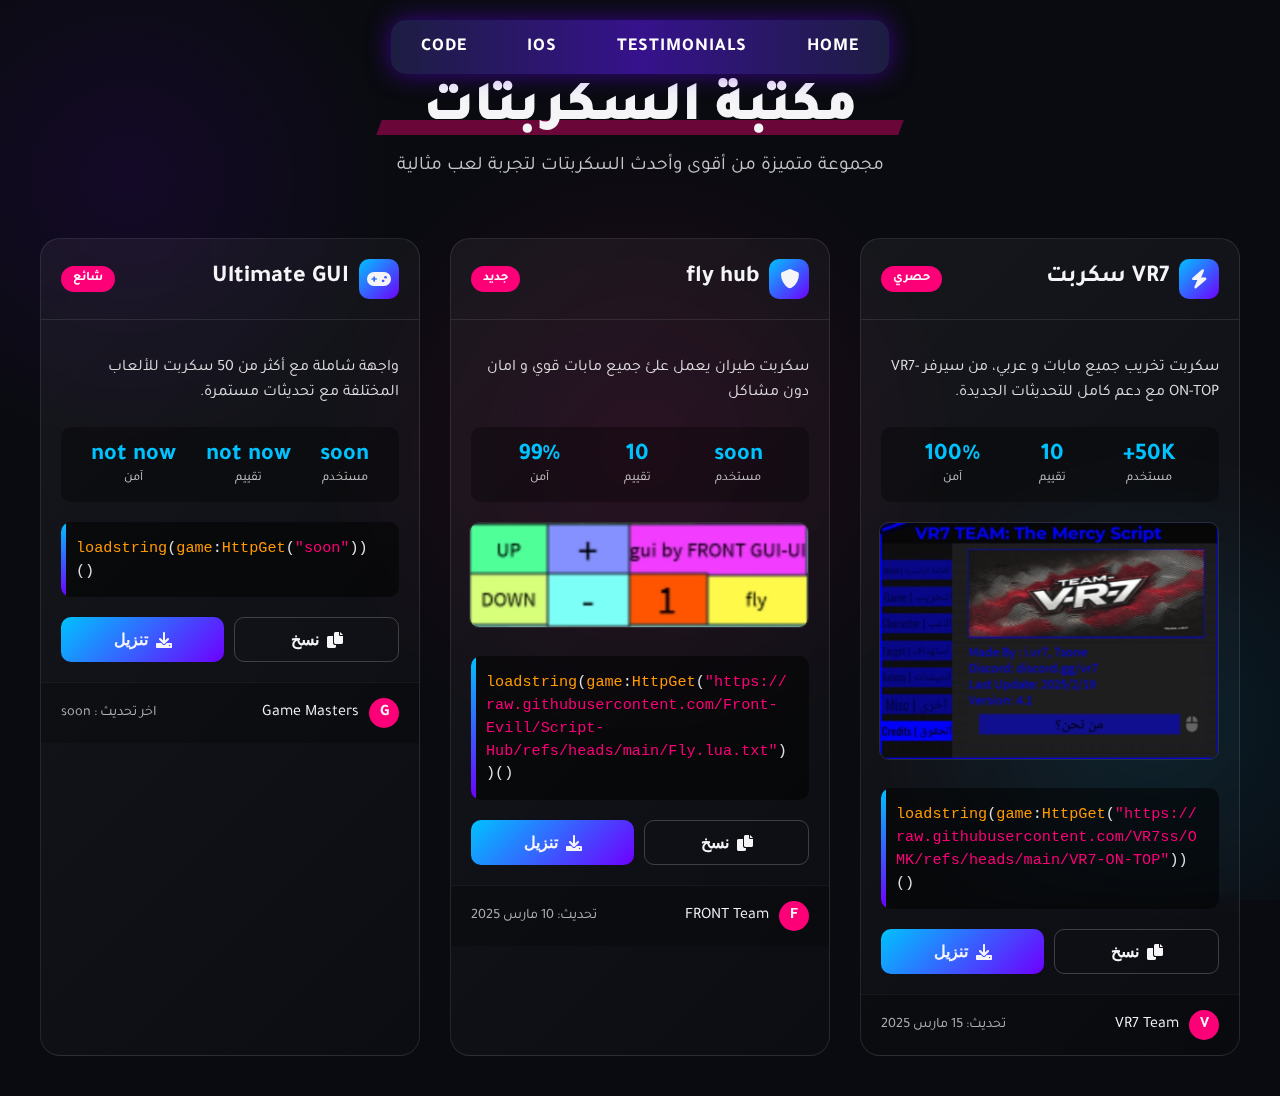
<file: code.html>
<!DOCTYPE html>
<html lang="ar" dir="rtl">
<head>
    <meta charset="UTF-8">
    <meta name="viewport" content="width=device-width, initial-scale=1.0">
    <title>Scripts Hub</title>
    <style>
        @import url('https://fonts.googleapis.com/css2?family=Tajawal:wght@400;700;900&display=swap');
        
        :root {
            --primary: #00c2ff;
            --secondary: #6e00ff;
            --accent: #fd0078;
            --dark: #0a0b10;
            --light: #f5f5f7;
        }
        
        body {
            margin: 0;
            padding: 0;
            font-family: 'Tajawal', sans-serif;
            background-color: #0a0b10;
            color: var(--light);
            background-image: 
                radial-gradient(circle at 10% 20%, rgba(110, 0, 255, 0.1) 0%, transparent 20%),
                radial-gradient(circle at 90% 80%, rgba(0, 194, 255, 0.1) 0%, transparent 20%),
                radial-gradient(circle at 50% 50%, rgba(253, 0, 120, 0.1) 0%, transparent 40%);
            background-attachment: fixed;
        }
        
          .navbar {
            width: 100%;
            text-align: center;
            padding-top: 20px;
            position: fixed;
            top: 0;
            z-index: 1000;
        }
        
        .nav-container {
            display: inline-block;
            background: linear-gradient(90deg, #1d1d42, #36128c, #1d1d42);
            border-radius: 15px;
            padding: 0;
            overflow: hidden;
            box-shadow: 0 0 25px rgba(102, 0, 255, 0.5);
        }
        
        .navbar a {
            display: inline-block;
            color: white;
            text-align: center;
            padding: 16px 30px;
            text-decoration: none;
            font-size: 18px;
            margin: 0;
            float: right;
            font-weight: 700;
            text-transform: uppercase;
            letter-spacing: 1px;
            transition: all 0.3s;
        }
        
        .navbar a:hover {
            background-color: rgba(255, 255, 255, 0.1);
            transform: translateY(-3px);
            box-shadow: 0 10px 20px rgba(0, 0, 0, 0.3);
        }
        
        .content {
            padding: 120px 20px 50px;
            text-align: center;
            min-height: 100vh;
        }
        
        
        .container {
            max-width: 1200px;
            margin: 0 auto;
            padding: 40px 20px;
        }
        
        .header {
            text-align: center;
            margin-bottom: 60px;
        }
        
        .header h1 {
            font-size: 3.5rem;
            font-weight: 900;
            margin-bottom: 10px;
            position: relative;
            display: inline-block;
        }
        
        .header h1::before {
            content: "";
            position: absolute;
            width: 120%;
            height: 15px;
            background: var(--accent);
            bottom: 10px;
            left: -10%;
            z-index: -1;
            transform: skewX(-20deg);
            opacity: 0.4;
        }
        
        .header p {
            font-size: 1.2rem;
            opacity: 0.8;
            max-width: 600px;
            margin: 0 auto;
        }
        
        .scripts-grid {
            display: grid;
            grid-template-columns: repeat(auto-fill, minmax(350px, 1fr));
            gap: 30px;
            margin-top: 50px;
        }
        
        .script-card {
            background: linear-gradient(135deg, rgba(255, 255, 255, 0.05) 0%, rgba(255, 255, 255, 0.01) 100%);
            border: 1px solid rgba(255, 255, 255, 0.1);
            border-radius: 20px;
            overflow: hidden;
            transition: all 0.3s ease;
            position: relative;
            backdrop-filter: blur(10px);
        }
        
        .script-card:hover {
            transform: translateY(-10px);
            box-shadow: 0 20px 30px rgba(0, 0, 0, 0.2);
            border-color: rgba(var(--primary-rgb), 0.3);
        }
        
        .script-card::before {
            content: "";
            position: absolute;
            inset: 0;
            background: linear-gradient(to right, var(--primary), var(--secondary));
            opacity: 0;
            transition: opacity 0.3s ease;
            z-index: -1;
        }
        
        .script-card:hover::before {
            opacity: 0.1;
        }
        
        .script-header {
            padding: 20px;
            display: flex;
            align-items: center;
            justify-content: space-between;
            border-bottom: 1px solid rgba(255, 255, 255, 0.1);
        }
        
        .script-title {
            font-size: 1.5rem;
            font-weight: 700;
            margin: 0;
            display: flex;
            align-items: center;
            gap: 10px;
        }
        
        .script-icon {
            width: 40px;
            height: 40px;
            background: linear-gradient(135deg, var(--primary), var(--secondary));
            border-radius: 10px;
            display: flex;
            align-items: center;
            justify-content: center;
            font-size: 1.2rem;
        }
        
        .script-badge {
            background: var(--accent);
            color: white;
            padding: 5px 12px;
            border-radius: 20px;
            font-size: 0.8rem;
            font-weight: 700;
        }
        
        .script-content {
            padding: 20px;
        }
        
        .script-description {
            margin-bottom: 20px;
            font-size: 1rem;
            opacity: 0.9;
            line-height: 1.6;
        }
        
        .code-block {
            background: rgba(0, 0, 0, 0.5);
            border-radius: 10px;
            padding: 15px;
            margin-bottom: 20px;
            position: relative;
            overflow: hidden;
        }
        
        .code-block::before {
            content: "";
            position: absolute;
            top: 0;
            left: 0;
            width: 5px;
            height: 100%;
            background: linear-gradient(to bottom, var(--primary), var(--secondary));
        }
        
        code {
            font-family: monospace;
            color: #e0e0e0;
            display: block;
            white-space: pre-wrap;
            word-break: break-word;
            direction: ltr;
            text-align: left;
            font-size: 0.95rem;
            line-height: 1.5;
        }
        
        .code-keyword {
            color: #00c2ff;
        }
        
        .code-function {
            color: #ff9900;
        }
        
        .code-string {
            color: #fd0078;
        }
        
        .script-actions {
            display: flex;
            gap: 10px;
        }
        
        .action-button {
            flex: 1;
            background: transparent;
            color: var(--light);
            border: 1px solid rgba(255, 255, 255, 0.2);
            padding: 12px 20px;
            border-radius: 10px;
            font-weight: 700;
            font-size: 1rem;
            cursor: pointer;
            transition: all 0.3s ease;
            display: flex;
            align-items: center;
            justify-content: center;
            gap: 8px;
        }
        
        .action-button.primary {
            background: linear-gradient(135deg, var(--primary), var(--secondary));
            border: none;
        }
        
        .action-button:hover {
            background-color: rgba(255, 255, 255, 0.1);
            transform: translateY(-3px);
        }
        
        .action-button.primary:hover {
            opacity: 0.9;
            transform: translateY(-3px);
        }
        
        .preview-image {
            width: 100%;
            border-radius: 10px;
            margin-bottom: 20px;
            border: 1px solid rgba(255, 255, 255, 0.1);
            transition: all 0.3s ease;
        }
        
        .preview-image:hover {
            transform: scale(1.02);
        }
        
        .stats {
            display: flex;
            justify-content: space-around;
            margin-bottom: 20px;
            padding: 15px;
            background: rgba(0, 0, 0, 0.3);
            border-radius: 10px;
        }
        
        .stat-item {
            display: flex;
            flex-direction: column;
            align-items: center;
        }
        
        .stat-value {
            font-size: 1.5rem;
            font-weight: 700;
            color: var(--primary);
        }
        
        .stat-label {
            font-size: 0.8rem;
            opacity: 0.8;
        }
        
        .script-footer {
            display: flex;
            align-items: center;
            justify-content: space-between;
            padding: 15px 20px;
            background: rgba(0, 0, 0, 0.2);
            border-top: 1px solid rgba(255, 255, 255, 0.05);
        }
        
        .creator {
            display: flex;
            align-items: center;
            gap: 10px;
        }
        
        .creator-avatar {
            width: 30px;
            height: 30px;
            border-radius: 50%;
            background-color: var(--accent);
            display: flex;
            align-items: center;
            justify-content: center;
            font-weight: 700;
        }
        
        .update-date {
            font-size: 0.9rem;
            opacity: 0.7;
        }
        
        .bubbles {
            position: fixed;
            top: 0;
            left: 0;
            width: 100%;
            height: 100%;
            overflow: hidden;
            z-index: -1;
            pointer-events: none;
        }
        
        .bubble {
            position: absolute;
            bottom: -100px;
            width: 30px;
            height: 30px;
            background: rgba(255, 255, 255, 0.05);
            border-radius: 50%;
            animation: bubble 15s infinite ease-in;
            opacity: 0;
        }
        
        @keyframes bubble {
            0% {
                opacity: 0;
                transform: translateY(0) scale(0.5);
            }
            20% {
                opacity: 0.5;
                transform: translateY(-20%) scale(0.8);
            }
            100% {
                opacity: 0;
                transform: translateY(-1000%) scale(0.5);
            }
        }
        
        @media (max-width: 768px) {
            .scripts-grid {
                grid-template-columns: 1fr;
            }
            
            .header h1 {
                font-size: 2.5rem;
            }
            
            .action-button {
                padding: 10px 15px;
                font-size: 0.9rem;
            }
        }
        
        .mobile-menu {
position: fixed;
top: 0;
right: -250px;
width: 250px;
height: 100%;
background: linear-gradient(135deg, #1d1d42, #36128c);
z-index: 2000;
transition: right 0.4s cubic-bezier(0.77, 0.2, 0.05, 1.0);
box-shadow: -5px 0 25px rgba(0, 0, 0, 0.5);
overflow-y: auto;
padding-top: 70px;
}
.mobile-menu.active {
right: 0;
}
.mobile-menu-items {
list-style: none;
padding: 0;
margin: 0;
}
.mobile-menu-items li {
opacity: 0;
transform: translateX(50px);
transition: all 0.5s ease;
}
.mobile-menu.active .mobile-menu-items li {
opacity: 1;
transform: translateX(0);
}
/* تأخير انيميشن العناصر لتظهر بالتتابع */
.mobile-menu.active .mobile-menu-items li:nth-child(1) {
transition-delay: 0.1s;
}
.mobile-menu.active .mobile-menu-items li:nth-child(2) {
transition-delay: 0.2s;
}
.mobile-menu.active .mobile-menu-items li:nth-child(3) {
transition-delay: 0.3s;
}
.mobile-menu.active .mobile-menu-items li:nth-child(4) {
transition-delay: 0.4s;
}
.mobile-menu.active .mobile-menu-items li:nth-child(5) {
transition-delay: 0.5s;
}
.mobile-menu-items li a {
display: block;
padding: 15px 25px;
color: white;
text-decoration: none;
font-size: 18px;
font-weight: 700;
border-bottom: 1px solid rgba(255, 255, 255, 0.1);
transition: all 0.3s ease;
text-align: right;
}
.mobile-menu-items li a:hover {
background: rgba(255, 255, 255, 0.1);
padding-right: 35px;
color: #00ccff;
}
/* زر القائمة */
.menu-toggle {
display: none;
position: fixed;
top: 20px;
right: 20px;
width: 40px;
height: 40px;
background: linear-gradient(135deg, #6600ff, #00ccff);
border-radius: 50%;
z-index: 2001;
cursor: pointer;
box-shadow: 0 4px 15px rgba(102, 0, 255, 0.5);
transition: all 0.3s ease;
}
.menu-toggle:hover {
transform: scale(1.1);
box-shadow: 0 6px 20px rgba(102, 0, 255, 0.7);
}
.menu-toggle span {
display: block;
position: absolute;
height: 3px;
width: 24px;
background: white;
opacity: 1;
right: 8px;
transform: rotate(0deg);
transition: all 0.3s ease;
}
.menu-toggle span:nth-child(1) {
top: 12px;
}
.menu-toggle span:nth-child(2) {
top: 19px;
}
.menu-toggle span:nth-child(3) {
top: 26px;
}
.menu-toggle.active span:nth-child(1) {
top: 19px;
transform: rotate(45deg);
}
.menu-toggle.active span:nth-child(2) {
opacity: 0;
right: -30px;
}
.menu-toggle.active span:nth-child(3) {
top: 19px;
transform: rotate(-45deg);
}
/* الطبقة السوداء المتلاشية */
.menu-overlay {
position: fixed;
top: 0;
left: 0;
width: 100%;
height: 100%;
background: rgba(0, 0, 0, 0.7);
z-index: 1999;
display: none;
opacity: 0;
transition: opacity 0.3s ease;
}
.menu-overlay.active {
display: block;
opacity: 1;
}
/* تنسيق خاص بالشاشات الصغيرة */
@media screen and (max-width: 768px) {
.navbar {
display: none;
}

.menu-toggle {
display: block;
}

.content {
padding-top: 80px;
}
}

</style>
    <link rel="stylesheet" href="https://cdnjs.cloudflare.com/ajax/libs/font-awesome/6.0.0/css/all.min.css">
</head>
<body>
    <!-- Background bubbles -->
    <div class="bubbles" id="bubbles"></div>
    
    <div class="navbar">
        <div class="nav-container">
            <a href="index.html">HOME</a>
            <a href="Testimonials.html">TESTIMONIALS</a>
            <a href="ios.html">IOS</a>
            <a href="code.html">code</a>
        </div>
    </div>
    
    
    <div class="container">
        <div class="header">
            <h1>مكتبة السكربتات</h1>
            <p>مجموعة متميزة من أقوى وأحدث السكربتات لتجربة لعب مثالية</p>
        </div>
        
        <div class="scripts-grid">
            <!-- Script Card 1 -->
            <div class="script-card">
                <div class="script-header">
                    <h3 class="script-title">
                        <div class="script-icon">
                            <i class="fas fa-bolt"></i>
                        </div>
                        VR7 سكربت
                    </h3>
                    <span class="script-badge">حصري</span>
                </div>
                
                <div class="script-content">
                    <p class="script-description">سكربت تخريب جميع مابات و عربي، من سيرفر VR7-ON-TOP مع دعم كامل للتحديثات الجديدة.</p>
                    
                    <div class="stats">
                        <div class="stat-item">
                            <span class="stat-value">50K+</span>
                            <span class="stat-label">مستخدم</span>
                        </div>
                        <div class="stat-item">
                            <span class="stat-value">10</span>
                            <span class="stat-label">تقييم</span>
                        </div>
                        <div class="stat-item">
                            <span class="stat-value">100%</span>
                            <span class="stat-label">آمن</span>
                        </div>
                    </div>
                    
                    <img src="script.png" alt="VR7 Script Preview" class="preview-image">
                    
                    <div class="code-block">
                        <code><span class="code-function">loadstring</span>(<span class="code-function">game</span>:<span class="code-function">HttpGet</span>(<span class="code-string">"https://raw.githubusercontent.com/VR7ss/OMK/refs/heads/main/VR7-ON-TOP"</span>))()</code>
                    </div>
                    
                    <div class="script-actions">
                        <button class="action-button" id="copy-script">
                            <i class="fas fa-copy"></i> نسخ
                        </button>
                        <button class="action-button primary" id="download-script">
                            <i class="fas fa-download"></i> تنزيل
                        </button>
                    </div>
                </div>
                
                <div class="script-footer">
                    <div class="creator">
                        <div class="creator-avatar">V</div>
                        <span>VR7 Team</span>
                    </div>
                    <div class="update-date">تحديث: 15 مارس 2025</div>
                </div>
            </div>
            
            <!-- Script Card 2 -->
            <div class="script-card">
                <div class="script-header">
                    <h3 class="script-title">
                        <div class="script-icon">
                            <i class="fas fa-shield-alt"></i>
                        </div>
                       fly hub 
                    </h3>
                    <span class="script-badge">جديد</span>
                </div>
                
                <div class="script-content">
                    <p class="script-description">سكربت طيران يعمل علئ جميع مابات قوي و امان دون مشاكل</p>
                    
                    <div class="stats">
                        <div class="stat-item">
                            <span class="stat-value">soon</span>
                            <span class="stat-label">مستخدم</span>
                        </div>
                        <div class="stat-item">
                            <span class="stat-value">10</span>
                            <span class="stat-label">تقييم</span>
                        </div>
                        <div class="stat-item">
                            <span class="stat-value">99%</span>
                            <span class="stat-label">آمن</span>
                        </div>
                    </div>
                    
                    <img src="Fly_script.png" alt="VR7 Script Preview" class="preview-image">
                    
                    <div class="code-block">
                        <code><span class="code-function">loadstring</span>(<span class="code-function">game</span>:<span class="code-function">HttpGet</span>(<span class="code-string">"https://raw.githubusercontent.com/Front-Evill/Script-Hub/refs/heads/main/Fly.lua.txt"</span>))()</code>
                    </div>
                    
                    <div class="script-actions">
                        <button class="action-button">
                            <i class="fas fa-copy"></i> نسخ
                        </button>
                        <button class="action-button primary">
                            <i class="fas fa-download"></i> تنزيل
                        </button>
                    </div>
                </div>
                
                <div class="script-footer">
                    <div class="creator">
                        <div class="creator-avatar">F</div>
                        <span>FRONT Team</span>
                    </div>
                    <div class="update-date">تحديث: 10 مارس 2025</div>
                </div>
            </div>
            
            <!-- Script Card 3 -->
            <div class="script-card">
                <div class="script-header">
                    <h3 class="script-title">
                        <div class="script-icon">
                            <i class="fas fa-gamepad"></i>
                        </div>
                        Ultimate GUI
                    </h3>
                    <span class="script-badge">شائع</span>
                </div>
                
                <div class="script-content">
                    <p class="script-description">واجهة شاملة مع أكثر من 50 سكربت للألعاب المختلفة مع تحديثات مستمرة.</p>
                    
                    <div class="stats">
                        <div class="stat-item">
                            <span class="stat-value">soon</span>
                            <span class="stat-label">مستخدم</span>
                        </div>
                        <div class="stat-item">
                            <span class="stat-value">not now</span>
                            <span class="stat-label">تقييم</span>
                        </div>
                        <div class="stat-item">
                            <span class="stat-value">not now</span>
                            <span class="stat-label">آمن</span>
                        </div>
                    </div>
                    
                    <div class="code-block">
                        <code><span class="code-function">loadstring</span>(<span class="code-function">game</span>:<span class="code-function">HttpGet</span>(<span class="code-string">"soon"</span>))()</code>
                    </div>
                    
                    <div class="script-actions">
                        <button class="action-button">
                            <i class="fas fa-copy"></i> نسخ
                        </button>
                        <button class="action-button primary">
                            <i class="fas fa-download"></i> تنزيل
                        </button>
                    </div>
                </div>
                
                <div class="script-footer">
                    <div class="creator">
                        <div class="creator-avatar">G</div>
                        <span>Game Masters</span>
                    </div>
                    <div class="update-date">اخر تحديث : soon</div>
                </div>
            </div>
        </div>
    </div>
    
      
    
    <script>
   function createParticles() {
            const container = document.getElementById('particles');
            const particleCount = 20;
            
            for (let i = 0; i < particleCount; i++) {
                const particle = document.createElement('div');
                particle.classList.add('particle');
                
                // حجم عشوائي
                const size = Math.random() * 150 + 50;
                particle.style.width = `${size}px`;
                particle.style.height = `${size}px`;
                
                // موضع عشوائي
                particle.style.left = `${Math.random() * 100}vw`;
                particle.style.top = `${Math.random() * 100}vh`;
                
                // حركة عشوائية
                particle.style.animationDuration = `${Math.random() * 20 + 10}s`;
                particle.style.animationDelay = `${Math.random() * 5}s`;
                
                container.appendChild(particle);
            }
        }
        
        // تأثيرات التمرير
        function handleScroll() {
            const scrollPosition = window.scrollY;
            const windowHeight = window.innerHeight;
            const sections = document.querySelectorAll('.fade-in-section');
            
            // جعل الشعار مرئيًا عند تحميل الصفحة
            const logo = document.getElementById('vr7-logo');
            if (scrollPosition > 50) {
                logo.style.opacity = '1';
                logo.style.transform = 'translateY(0)';
            }
            
            // جعل الأقسام مرئية عند التمرير إليها
            sections.forEach(section => {
                const sectionTop = section.getBoundingClientRect().top;
                if (sectionTop < windowHeight * 0.8) {
                    section.classList.add('visible');
                }
            });
        }
        
        // إضافة تأثير النقر على الأزرار
        document.querySelectorAll('.action-button').forEach(button => {
            button.addEventListener('click', function() {
                this.style.transform = 'scale(0.95)';
                setTimeout(() => {
                    this.style.transform = '';
                }, 150);
            });
        });
        
        // تشغيل الوظائف عند تحميل الصفحة
        window.addEventListener('scroll', handleScroll);
        window.addEventListener('load', () => {
            createParticles();
            handleScroll();
        });
        
        // تشغيل معالج التمرير مرة واحدة عند تحميل الصفحة
        setTimeout(handleScroll, 100);
        
        // تعريف حركة الجزيئات
        document.styleSheets[0].insertRule(`
            @keyframes float {
                0%, 100% { 
                    transform: translate(0, 0) rotate(0deg); 
                    opacity: 0.3;
                }
                25% { 
                    transform: translate(${Math.random() * 200 - 100}px, ${Math.random() * 200 - 100}px) rotate(${Math.random() * 90}deg);
                    opacity: 0.6;
                }
                50% { 
                    transform: translate(${Math.random() * 200 - 100}px, ${Math.random() * 200 - 100}px) rotate(${Math.random() * 180}deg);
                    opacity: 0.3;
                }
                75% { 
                    transform: translate(${Math.random() * 200 - 100}px, ${Math.random() * 200 - 100}px) rotate(${Math.random() * 270}deg);
                    opacity: 0.6;
                }
            }
        `, 0);
        
        // إضافة تأثير تمرير سلس
        document.querySelectorAll('a[href^="#"]').forEach(anchor => {
            anchor.addEventListener('click', function (e) {
                e.preventDefault();
                
                document.querySelector(this.getAttribute('href')).scrollIntoView({
                    behavior: 'smooth'
                });
            });
        });
        
        
        // إنشاء جزيئات للخلفية
function createParticles() {
  const container = document.getElementById('particles');
  const particleCount = 20;
  
  for (let i = 0; i < particleCount; i++) {
    const particle = document.createElement('div');
    particle.classList.add('particle');
    
    // حجم عشوائي
    const size = Math.random() * 150 + 50;
    particle.style.width = `${size}px`;
    particle.style.height = `${size}px`;
    
    // موضع عشوائي
    particle.style.left = `${Math.random() * 100}vw`;
    particle.style.top = `${Math.random() * 100}vh`;
    
    // حركة عشوائية
    particle.style.animationDuration = `${Math.random() * 20 + 10}s`;
    particle.style.animationDelay = `${Math.random() * 5}s`;
    
    container.appendChild(particle);
  }
}

// تأثيرات التمرير
function handleScroll() {
  const scrollPosition = window.scrollY;
  const windowHeight = window.innerHeight;
  const sections = document.querySelectorAll('.fade-in-section');
  
  // جعل العنوان مرئيًا عند تحميل الصفحة
  const title = document.getElementById('executor-title');
  if (scrollPosition > 50) {
    title.style.opacity = '1';
    title.style.transform = 'translateY(0)';
  }
  
  // جعل الأقسام مرئية عند التمرير إليها
  sections.forEach(section => {
    const sectionTop = section.getBoundingClientRect().top;
    if (sectionTop < windowHeight * 0.8) {
      section.classList.add('visible');
    }
  });
}

// إضافة تأثير النقر على الأزرار
document.querySelectorAll('.download-button').forEach(button => {
  button.addEventListener('click', function() {
    this.style.transform = 'scale(0.95)';
    setTimeout(() => {
      this.style.transform = '';
    }, 150);
  });
});

// تشغيل الوظائف عند تحميل الصفحة
window.addEventListener('scroll', handleScroll);
window.addEventListener('load', () => {
  createParticles();
  handleScroll();
});

// تشغيل معالج التمرير مرة واحدة عند تحميل الصفحة
setTimeout(handleScroll, 100);

// تعريف حركة الجزيئات
document.styleSheets[0].insertRule(`
            @keyframes float {
                0%, 100% { 
                    transform: translate(0, 0) rotate(0deg); 
                    opacity: 0.3;
                }
                25% { 
                    transform: translate(${Math.random() * 200 - 100}px, ${Math.random() * 200 - 100}px) rotate(${Math.random() * 90}deg);
                    opacity: 0.6;
                }
                50% { 
                    transform: translate(${Math.random() * 200 - 100}px, ${Math.random() * 200 - 100}px) rotate(${Math.random() * 180}deg);
                    opacity: 0.3;
                }
                75% { 
                    transform: translate(${Math.random() * 200 - 100}px, ${Math.random() * 200 - 100}px) rotate(${Math.random() * 270}deg);
                    opacity: 0.6;
                }
            }
        `, 0);

// إضافة تأثير تمرير سلس
document.querySelectorAll('a[href^="#"]').forEach(anchor => {
  anchor.addEventListener('click', function(e) {
    e.preventDefault();
    
    document.querySelector(this.getAttribute('href')).scrollIntoView({
      behavior: 'smooth'
    });
  });
});

document.addEventListener('DOMContentLoaded', function() {
  const observer = new IntersectionObserver((entries) => {
    entries.forEach(entry => {
      if (entry.isIntersecting) {
        entry.target.classList.add('visible');
      }
    });
  }, { threshold: 0.1 });
  
  document.querySelectorAll('.fade-in-section').forEach(section => {
    observer.observe(section);
  });
});

// إضافة العناصر اللازمة للقائمة في DOM
document.addEventListener('DOMContentLoaded', function() {
  // إنشاء العناصر اللازمة للقائمة في DOM
  const menuToggle = document.createElement('div');
  menuToggle.className = 'menu-toggle';
  menuToggle.innerHTML = '<span></span><span></span><span></span>';
  document.body.appendChild(menuToggle);
  
  // إنشاء القائمة المتحركة
  const mobileMenu = document.createElement('div');
  mobileMenu.className = 'mobile-menu';
  
  // نسخ روابط القائمة الأصلية إلى القائمة المتحركة
  const navLinks = document.querySelectorAll('.navbar a');
  const menuItemsList = document.createElement('ul');
  menuItemsList.className = 'mobile-menu-items';
  
  navLinks.forEach(link => {
    const li = document.createElement('li');
    const newLink = link.cloneNode(true);
    li.appendChild(newLink);
    menuItemsList.appendChild(li);
  });
  
  mobileMenu.appendChild(menuItemsList);
  document.body.appendChild(mobileMenu);
  
  // إنشاء طبقة التلاشي
  const overlay = document.createElement('div');
  overlay.className = 'menu-overlay';
  document.body.appendChild(overlay);
  
  // تحسين التفاعل مع القائمة
  menuToggle.addEventListener('click', function() {
    // تبديل الكلاسات بشكل أكثر دقة
    this.classList.toggle('active');
    mobileMenu.classList.toggle('active');
    overlay.classList.toggle('active');
    
    // تحسين التحكم بالتمرير
    document.body.style.overflow = mobileMenu.classList.contains('active') ? 'hidden' : 'auto';
    
    // إضافة تأثير تموج عند النقر
    const ripple = document.createElement('div');
    ripple.className = 'ripple';
    this.appendChild(ripple);
    
    const rect = this.getBoundingClientRect();
    const size = Math.max(rect.width, rect.height);
    ripple.style.width = ripple.style.height = size + 'px';
    
    setTimeout(() => {
      ripple.remove();
    }, 600);
  });
  
  // إغلاق القائمة عند النقر على الطبقة السوداء
  overlay.addEventListener('click', function() {
    menuToggle.classList.remove('active');
    mobileMenu.classList.remove('active');
    overlay.classList.remove('active');
    document.body.style.overflow = 'auto';
  });
  
  // إغلاق القائمة عند النقر على أي رابط في القائمة
  const mobileLinks = document.querySelectorAll('.mobile-menu-items a');
  mobileLinks.forEach(link => {
    link.addEventListener('click', function() {
      menuToggle.classList.remove('active');
      mobileMenu.classList.remove('active');
      overlay.classList.remove('active');
      document.body.style.overflow = 'auto';
      
      // التنقل السلس بين الأقسام
      const targetId = this.getAttribute('href').substring(1);
      const targetSection = document.getElementById(targetId);
      if (targetSection) {
        targetSection.scrollIntoView({
          behavior: 'smooth'
        });
      }
    });
  });
  
  // إضافة مراقب التقاطع للأقسام
  const observer = new IntersectionObserver((entries) => {
    entries.forEach(entry => {
      if (entry.isIntersecting) {
        entry.target.classList.add('visible');
      }
    });
  }, { threshold: 0.1 });
  
  // مراقبة الأقسام القابلة للتلاشي
  document.querySelectorAll('.fade-in-section').forEach(section => {
    observer.observe(section);
  });
  
  // إضافة أنماط تموج للزر
  const style = document.createElement('style');
  style.textContent = `
    .menu-toggle {
      position: relative;
      overflow: hidden;
    }
    
    .ripple {
      position: absolute;
      background: rgba(255, 255, 255, 0.4);
      border-radius: 50%;
      transform: scale(0);
      animation: ripple-effect 0.6s linear;
      pointer-events: none;
    }
    
    @keyframes ripple-effect {
      to {
        transform: scale(2);
        opacity: 0;
      }
    }
  `;
  document.head.appendChild(style);
});


const menuToggle = document.querySelector('.menu-toggle');
const mobileMenu = document.querySelector('.mobile-menu');
const menuOverlay = document.querySelector('.menu-overlay');

// إضافة مستمع الحدث لزر القائمة
menuToggle.addEventListener('click', function() {
  // تبديل الكلاس في العناصر
  this.classList.toggle('active');
  mobileMenu.classList.toggle('active');
  menuOverlay.classList.toggle('active');
  
  // منع التمرير عندما تكون القائمة مفتوحة
  if (mobileMenu.classList.contains('active')) {
    document.body.style.overflow = 'hidden';
  } else {
    document.body.style.overflow = 'auto';
  }
});

// إغلاق القائمة عند النقر على الطبقة السوداء
menuOverlay.addEventListener('click', function() {
  menuToggle.classList.remove('active');
  mobileMenu.classList.remove('active');
  menuOverlay.classList.remove('active');
  document.body.style.overflow = 'auto';
});

    </script>
</body>
</html>
</file>
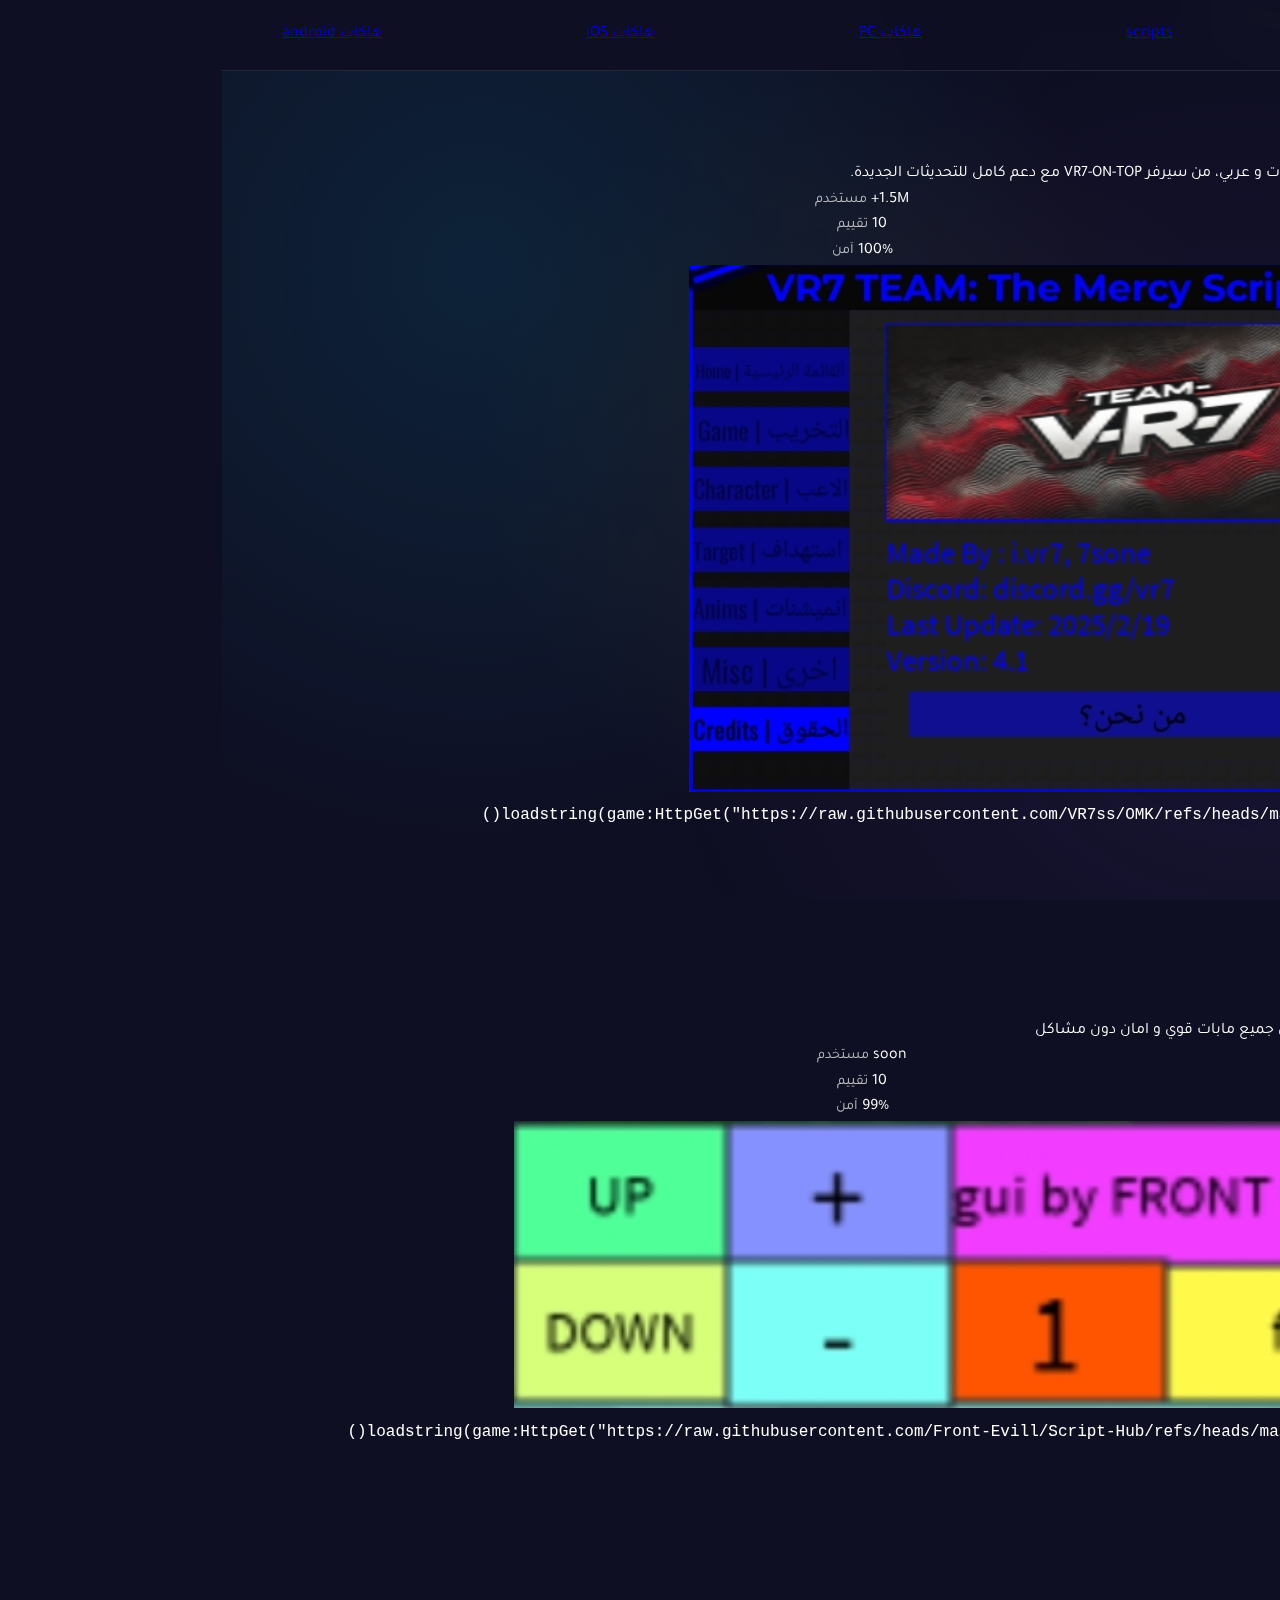
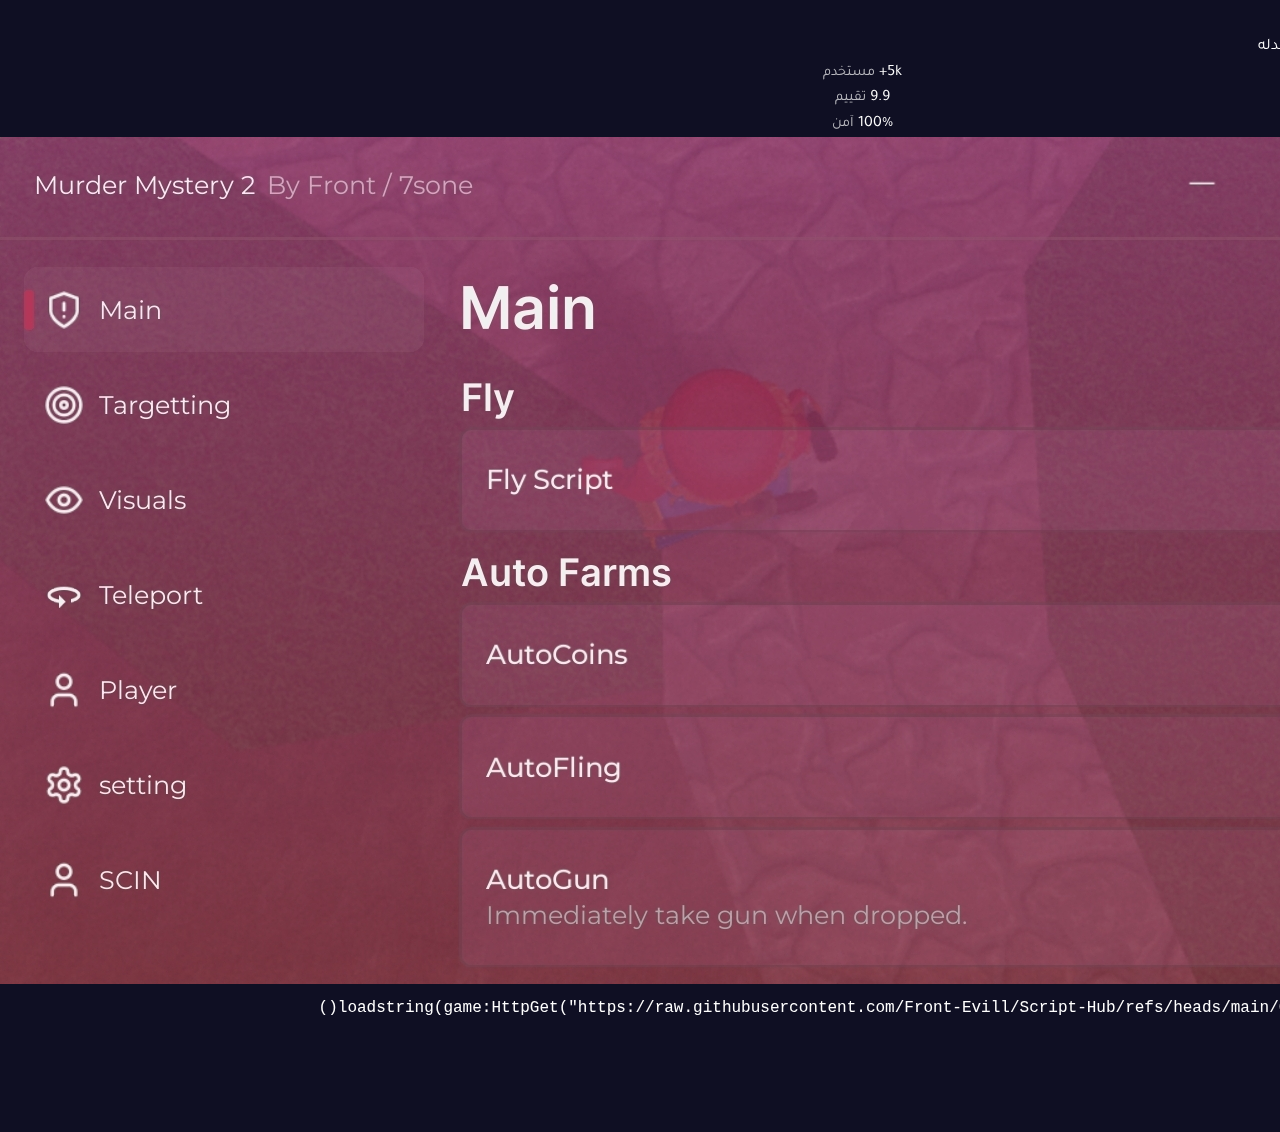
<file: scripts.html>
<!DOCTYPE html>
<html lang="ar" dir="rtl">
<head>
    <meta charset="UTF-8">
    <meta name="viewport" content="width=device-width, initial-scale=1.0">
    <title>Scripts Hub</title>
    <link rel="stylesheet" href="https://cdnjs.cloudflare.com/ajax/libs/font-awesome/6.0.0/css/all.min.css">
    <link rel="stylesheet" href="sty3.css" type="text/css" media="all" />
</head>
<body>
    <div class="bubbles" id="bubbles"></div>
    


<div class="navbar">
  <div class="nav-container">
    <a href="index.html">TEAM VR7</a>
    <a href="scripts.html">scripts</a>
    <a href="pc.html">هاكات PC</a>
    <a href="ios.html">هاكات iOS</a>
    <a href="android.html">هاكات android</a>
  </div>
</div>

<div class="menu-toggle" id="menuToggle">
  <span></span>
  <span></span>
  <span></span>
</div>

<div class="mobile-menu" id="mobileMenu">
  <ul class="mobile-menu-items">
    <li><a href="index.html">TEAM VR7</a></li>
    <li><a href="scripts.html">scripts (سكربتات سيرفر)</a></li>
    <li><a href="pc.html">هاكات PC</a></li>
    <li><a href="ios.html">هاكات ios</a></li>
    <li><a href="android.html">هاكات android </a></li>
  </ul>
</div>

    <div class="container">
        <div class="header">
            <h1>مكتبة السكربتات</h1>
            <p>مجموعة متميزة من أقوى وأحدث السكربتات لتجربة لعب مثالية</p>
        </div>
        
        <div class="scripts-grid">
            <div class="script-card">
                <div class="script-header">
                    <h3 class="script-title">
                        <div class="script-icon">
                            <i class="fas fa-bolt"></i>
                        </div>
                        VR7 سكربت
                    </h3>
                    <span class="script-badge">حصري</span>
                </div>
                
                <div class="script-content">
                    <p class="script-description">سكربت تخريب جميع مابات و عربي، من سيرفر VR7-ON-TOP مع دعم كامل للتحديثات الجديدة.</p>
                    
                    <div class="stats">
                        <div class="stat-item">
                            <span class="stat-value">1.5M+</span>
                            <span class="stat-label">مستخدم</span>
                        </div>
                        <div class="stat-item">
                            <span class="stat-value">10</span>
                            <span class="stat-label">تقييم</span>
                        </div>
                        <div class="stat-item">
                            <span class="stat-value">100%</span>
                            <span class="stat-label">آمن</span>
                        </div>
                    </div>
                    
                    <img src="image/script.png" alt="VR7 Script Preview" class="preview-image">
                    
                    <div class="code-block">
                        <code><span class="code-function">loadstring</span>(<span class="code-function">game</span>:<span class="code-function">HttpGet</span>(<span class="code-string">"https://raw.githubusercontent.com/VR7ss/OMK/refs/heads/main/VR7-ON-TOP"</span>))()</code>
                    </div>
                    
                    <div class="script-actions">
                        <button class="action-button" id="copy-script">
                            <i class="fas fa-copy"></i> نسخ
                        </button>
                        <button class="action-button primary" id="download-script">
                            <i class="fas fa-download"></i> تنزيل
                        </button>
                    </div>
                </div>
                
                <div class="script-footer">
                    <div class="creator">
                        <div class="creator-avatar">V</div>
                        <span>VR7 Team</span>
                    </div>
                    <div class="update-date">تحديث: 3 ابريل 2025</div>
                </div>
            </div>
            
            <div class="script-card">
                <div class="script-header">
                    <h3 class="script-title">
                        <div class="script-icon">
                            <i class="fas fa-shield-alt"></i>
                        </div>
                       fly hub 
                    </h3>
                    <span class="script-badge">جديد</span>
                </div>
                
                <div class="script-content">
                    <p class="script-description">سكربت طيران يعمل علئ جميع مابات قوي و امان دون مشاكل</p>
                    
                    <div class="stats">
                        <div class="stat-item">
                            <span class="stat-value">soon</span>
                            <span class="stat-label">مستخدم</span>
                        </div>
                        <div class="stat-item">
                            <span class="stat-value">10</span>
                            <span class="stat-label">تقييم</span>
                        </div>
                        <div class="stat-item">
                            <span class="stat-value">99%</span>
                            <span class="stat-label">آمن</span>
                        </div>
                    </div>
                    
                    <img src="image/Fly_script.png" alt="VR7 Script Preview" class="preview-image">
                    
                    <div class="code-block">
                        <code><span class="code-function">loadstring</span>(<span class="code-function">game</span>:<span class="code-function">HttpGet</span>(<span class="code-string">"https://raw.githubusercontent.com/Front-Evill/Script-Hub/refs/heads/main/Fly.lua.txt"</span>))()</code>
                    </div>
                    
                    <div class="script-actions">
                        <button class="action-button">
                            <i class="fas fa-copy"></i> نسخ
                        </button>
                        <button class="action-button primary">
                            <i class="fas fa-download"></i> تنزيل
                        </button>
                    </div>
                </div>
                
                <div class="script-footer">
                    <div class="creator">
                        <div class="creator-avatar">F</div>
                        <span>FRONT Team</span>
                    </div>
                    <div class="update-date">تحديث: 10 مارس 2025</div>
                </div>
            </div>
            
            <div class="script-card">
                <div class="script-header">
                    <h3 class="script-title">
                        <div class="script-icon">
                            <i class="fas fa-gamepad"></i>
                        </div>
                        MM2 HUB
                    </h3>
                    <span class="script-badge">مشهور</span>
                </div>
                
                <div class="script-content">
                    <p class="script-description">سكربت MM2 النسخه معدله</p>
                    
                    <div class="stats">
                        <div class="stat-item">
                            <span class="stat-value">5k+</span>
                            <span class="stat-label">مستخدم</span>
                        </div>
                        <div class="stat-item">
                            <span class="stat-value">9.9</span>
                            <span class="stat-label">تقييم</span>
                        </div>
                        <div class="stat-item">
                            <span class="stat-value">100%</span>
                            <span class="stat-label">آمن</span>
                        </div>
                    </div>

                    <img src="image/mm2.png" alt="VR7 Script Preview" class="preview-image">
                    
                    <div class="code-block">
                        <code><span class="code-function">loadstring</span>(<span class="code-function">game</span>:<span class="code-function">HttpGet</span>(<span class="code-string">"https://raw.githubusercontent.com/Front-Evill/Script-Hub/refs/heads/main/GUI/gui.v2.lua"</span>))()</code>
                    </div>
                    
                    <div class="script-actions">
                        <button class="action-button">
                            <i class="fas fa-copy"></i> نسخ
                        </button>
                        <button class="action-button primary">
                            <i class="fas fa-download"></i> تنزيل
                        </button>
                    </div>
                </div>
                
                <div class="script-footer">
                    <div class="creator">
                        <div class="creator-avatar">F</div>
                        <span>FRONT TEAM</span>
                    </div>
                    <div class="update-date">اخر تحديث : 2025 / 6 / 15</div>
                </div>
            </div>
        </div>
    </div>
 <script src="script3.js"> </script>
</body>
</html>
</file>
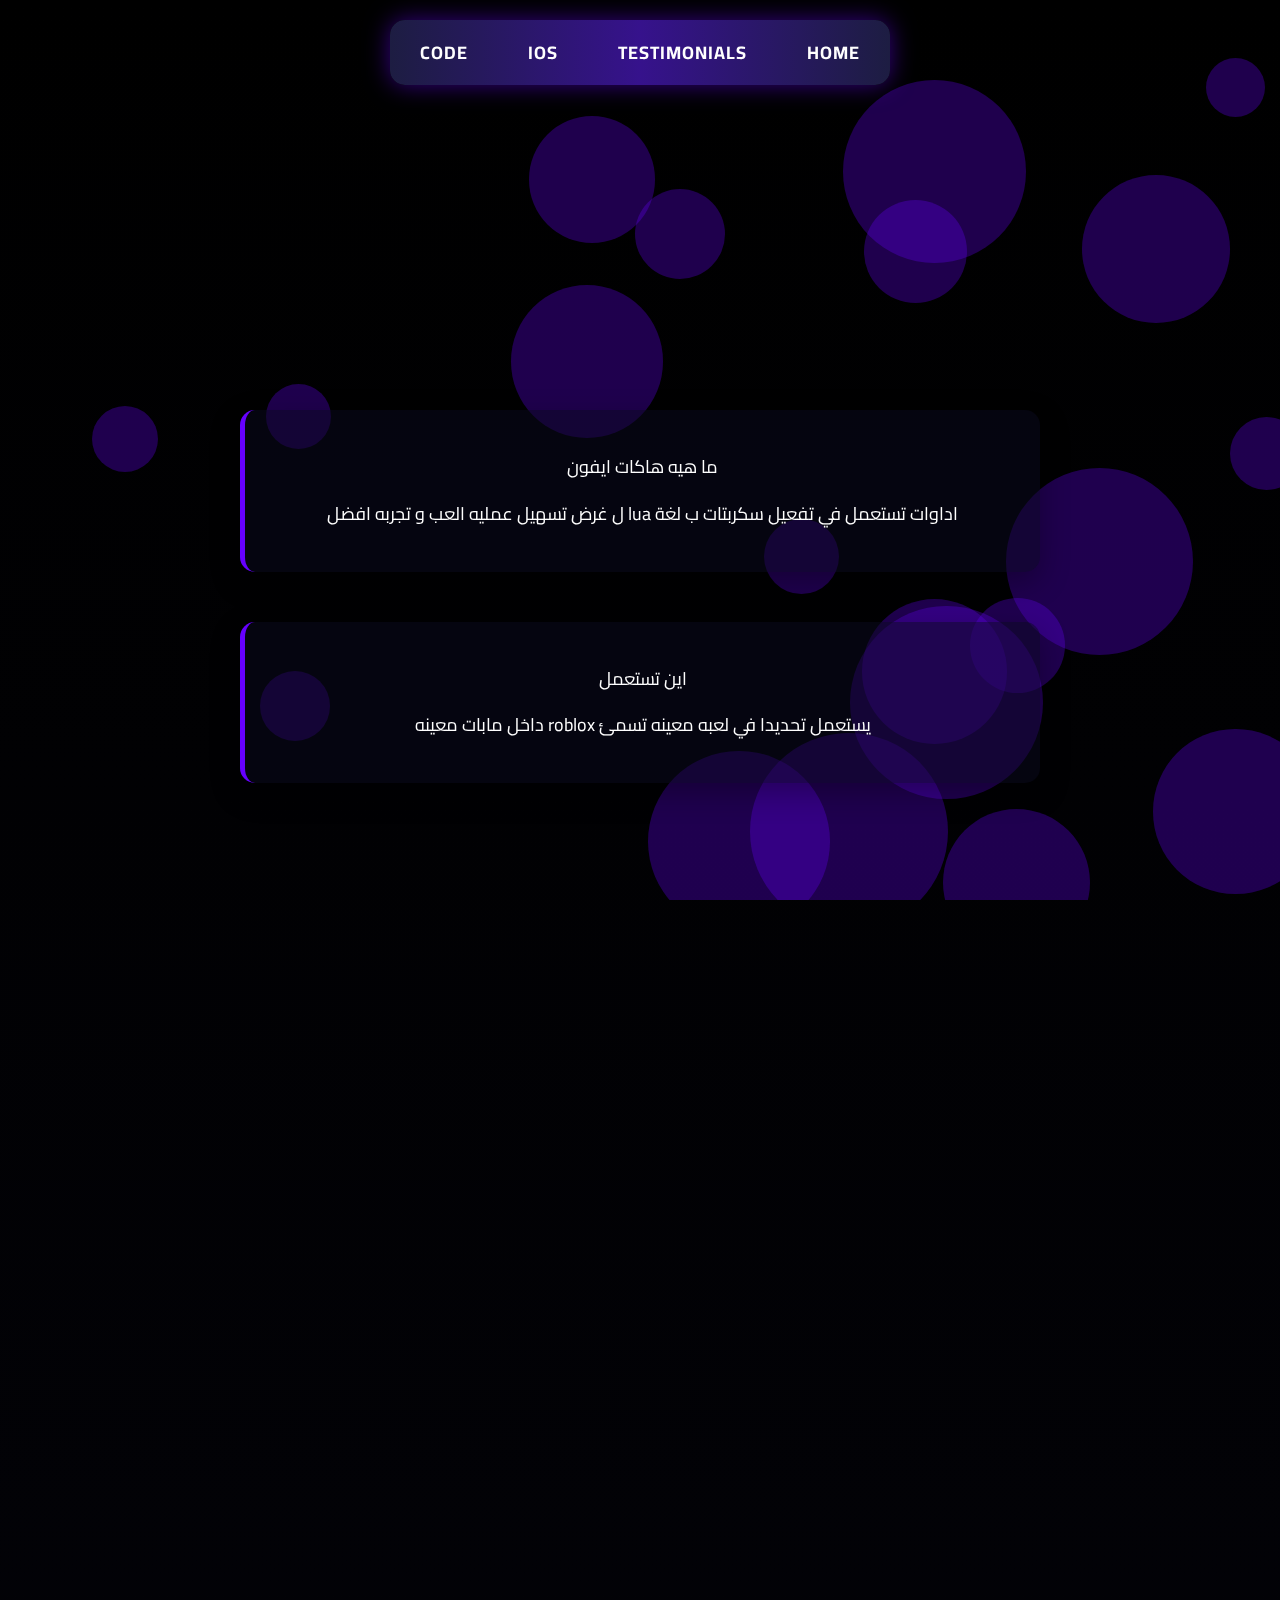
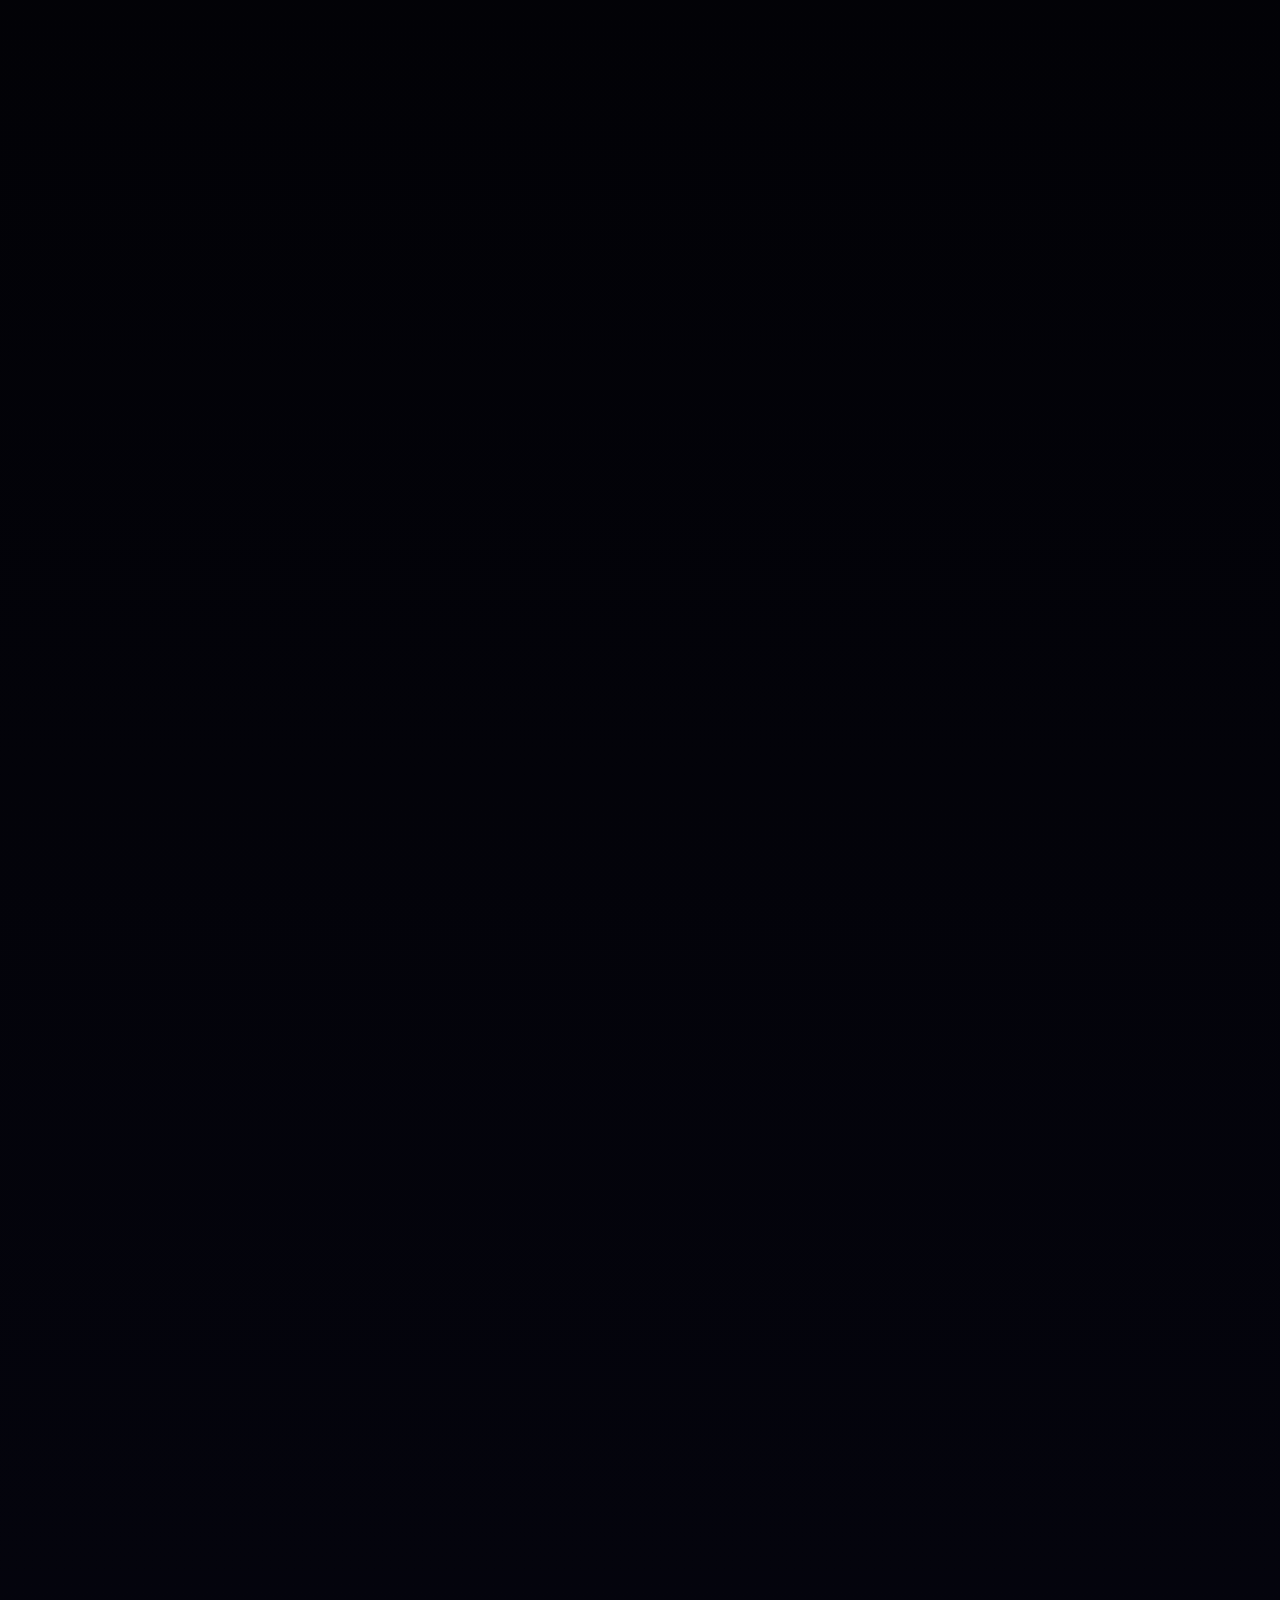
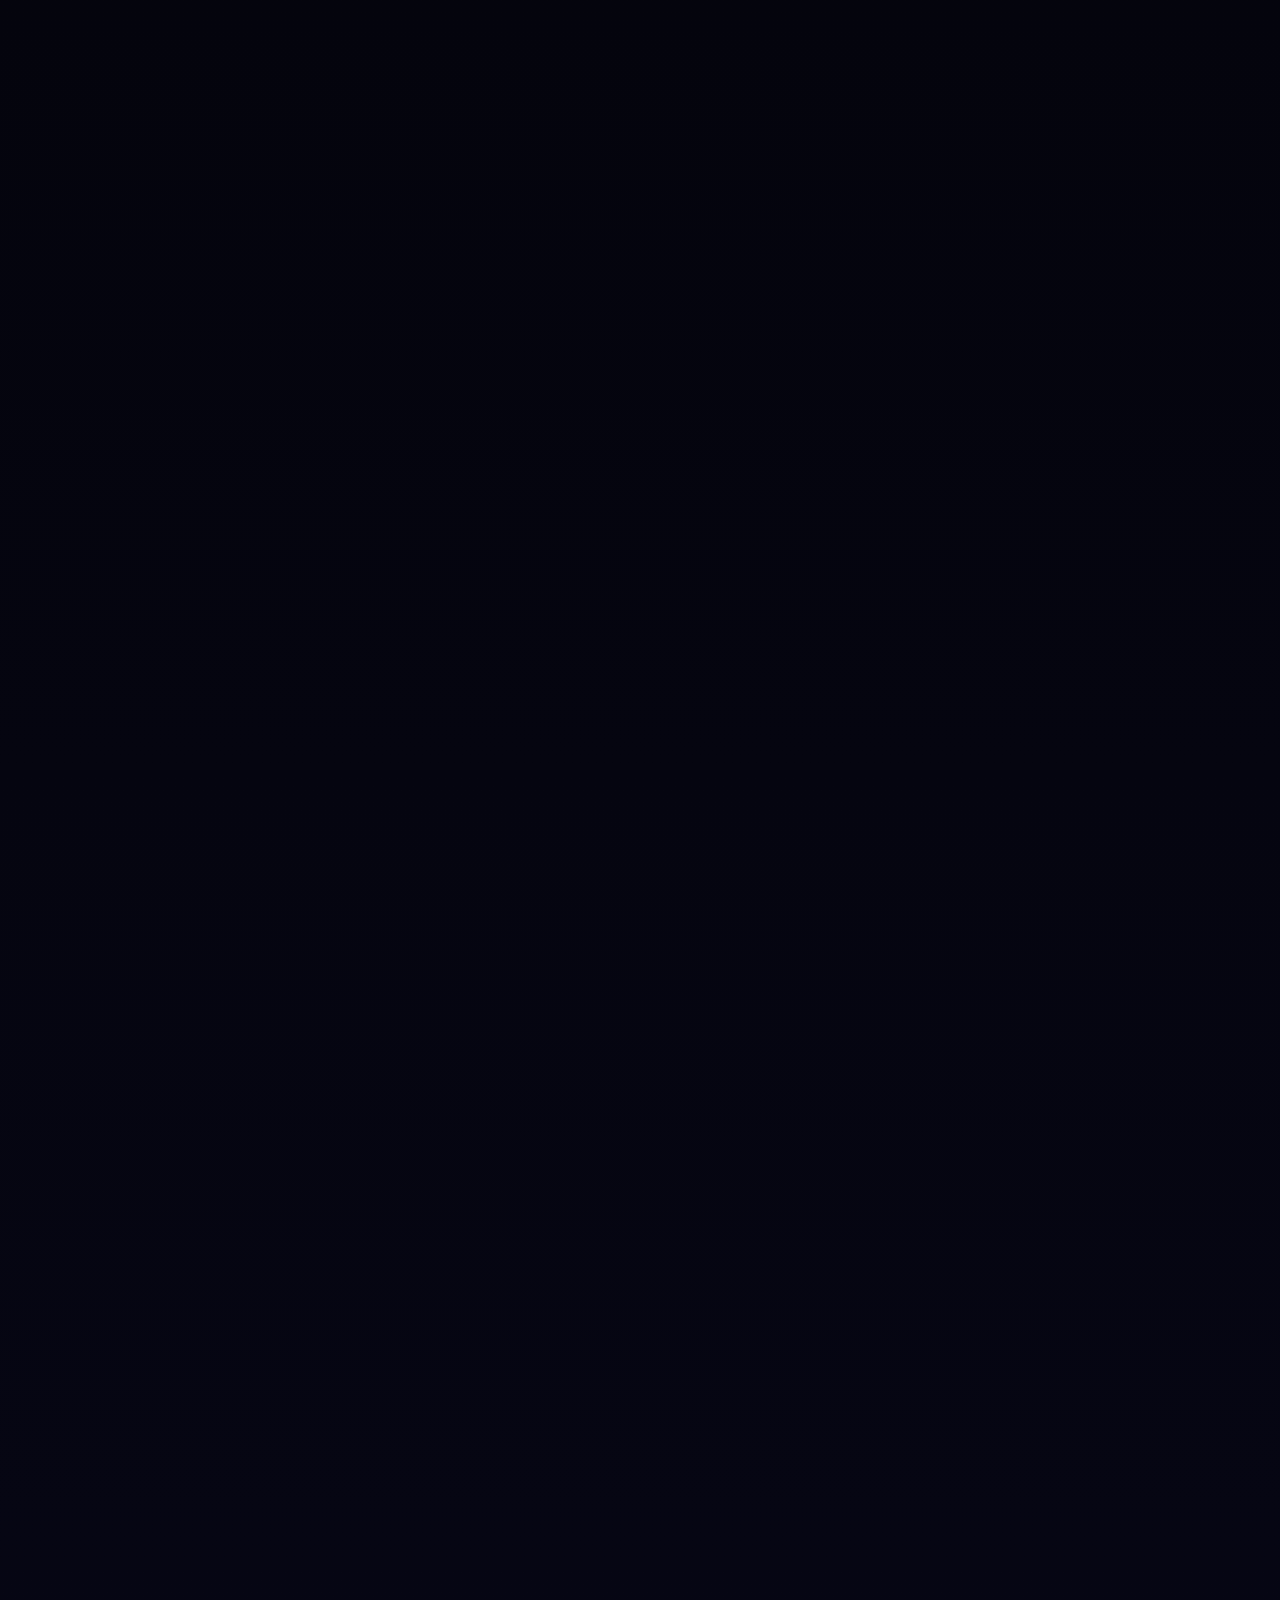
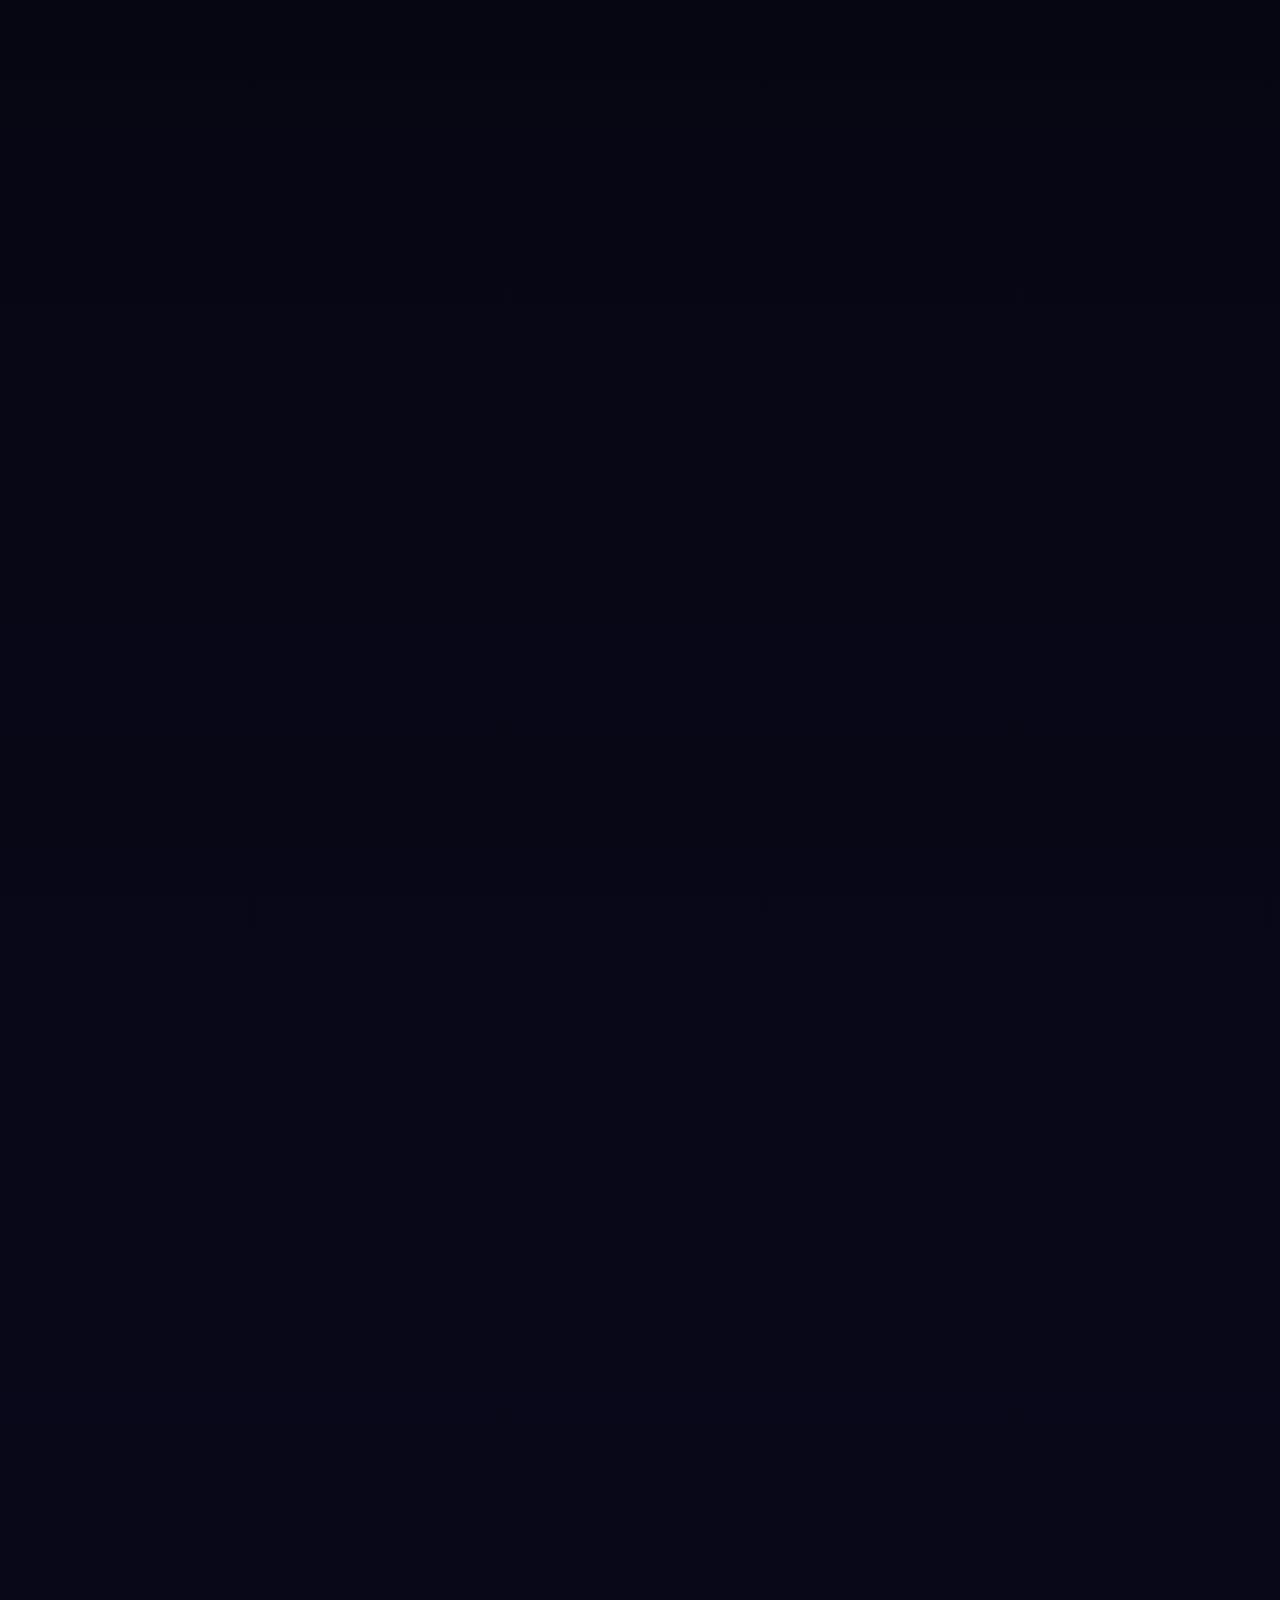
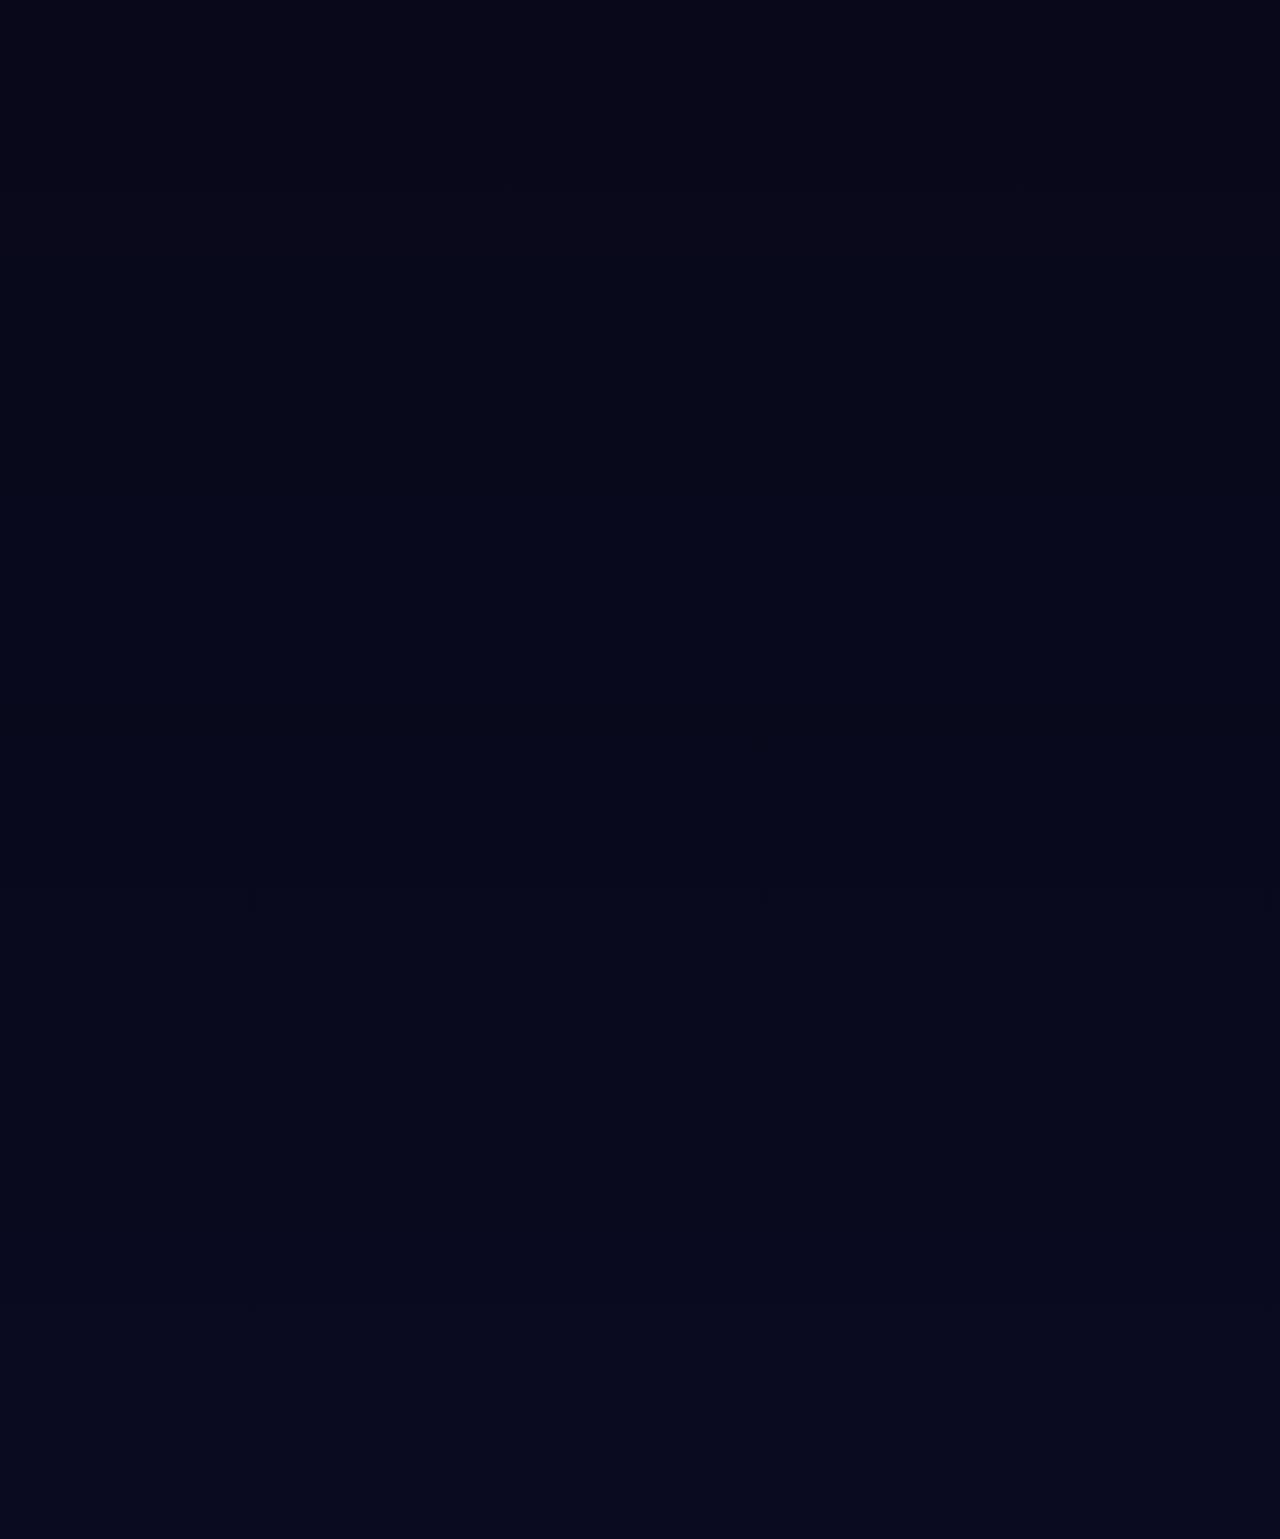
<file: Testimonials.html>
<!DOCTYPE html>
<html lang="ar" dir="rtl">
<head>
    <meta charset="UTF-8">
    <meta name="viewport" content="width=device-width, initial-scale=1.0, maximum-scale=1.0, user-scalable=no">
    <title>VR7 - Executor</title>
    <style>
        @import url('https://fonts.googleapis.com/css2?family=Cairo:wght@400;700;900&display=swap');
        
        body {
            margin: 0;
            padding: 0;
            font-family: 'Cairo', sans-serif;
            background-color: #0a0a0a;
            color: white;
            overflow-x: hidden;
            background-image: linear-gradient(to bottom, #000000, #0a0a20);
        }
        
        .navbar {
            width: 100%;
            text-align: center;
            padding-top: 20px;
            position: fixed;
            top: 0;
            z-index: 1000;
        }
        
        .nav-container {
            display: inline-block;
            background: linear-gradient(90deg, #1d1d42, #36128c, #1d1d42);
            border-radius: 15px;
            padding: 0;
            overflow: hidden;
            box-shadow: 0 0 25px rgba(102, 0, 255, 0.5);
        }
        
        .navbar a {
            display: inline-block;
            color: white;
            text-align: center;
            padding: 16px 30px;
            text-decoration: none;
            font-size: 18px;
            margin: 0;
            float: right;
            font-weight: 700;
            text-transform: uppercase;
            letter-spacing: 1px;
            transition: all 0.3s;
        }
        
        .navbar a:hover {
            background-color: rgba(255, 255, 255, 0.1);
            transform: translateY(-3px);
            box-shadow: 0 10px 20px rgba(0, 0, 0, 0.3);
        }
        
        .content {
            padding: 120px 20px 50px;
            text-align: center;
            min-height: 100vh;
        }
        
        .executor-title {
            font-size: 80px;
            font-weight: 900;
            letter-spacing: 5px;
            margin: 80px 0 60px;
            text-shadow: 0 0 30px rgba(255, 255, 255, 0.5);
            opacity: 0;
            transform: translateY(50px);
            transition: opacity 1s, transform 1s;
            background: linear-gradient(to right, #ff0000, #6600ff, #00ccff);
            -webkit-background-clip: text;
            -webkit-text-fill-color: transparent;
            background-size: 300% 100%;
            animation: gradient 8s ease infinite;
        }
        
        @keyframes gradient {
            0% {background-position: 0% 50%}
            50% {background-position: 100% 50%}
            100% {background-position: 0% 50%}
        }
        
        .section-text {
            max-width: 800px;
            margin: 0 auto 50px;
            font-size: 18px;
            line-height: 1.6;
            background-color: rgba(10, 10, 30, 0.5);
            padding: 25px;
            border-radius: 15px;
            border-left: 5px solid #6600ff;
            box-shadow: 0 10px 30px rgba(0, 0, 0, 0.3);
            opacity: 0;
            transform: translateY(50px);
            transition: opacity 1s, transform 1s;
        }
        
        .download-button {
    padding: 18px 45px;
    font-size: 24px;
    border: none;
    border-radius: 15px;
    background: linear-gradient(45deg, #ff0000, #6600ff);
    color: white;
    cursor: pointer;
    text-transform: uppercase;
    box-shadow: 0 5px 25px rgba(102, 0, 255, 0.5);
    transition: all 0.3s;
    font-weight: 700;
    letter-spacing: 2px;
    position: relative;
    overflow: hidden;
    margin: 40px auto;
    display: inline-block; 
    opacity: 0;
    transform: translateY(50px);
    transition: opacity 1s, transform 1s;
    text-decoration: none;
}
        
        .download-button::before {
            content: '';
            position: absolute;
            top: 0;
            left: -100%;
            width: 100%;
            height: 100%;
            background: linear-gradient(90deg, transparent, rgba(255, 255, 255, 0.2), transparent);
            transition: 0.5s;
        }
        
        .download-button:hover {
            transform: translateY(-8px);
            box-shadow: 0 15px 35px rgba(102, 0, 255, 0.7);
        }
        
        .download-button:hover::before {
            left: 100%;
        }
        
        .features-title {
            font-size: 36px;
            font-weight: 800;
            margin: 80px auto 30px;
            text-align: center;
            position: relative;
            display: inline-block;
            color: white;
            text-shadow: 0 0 15px rgba(102, 0, 255, 0.7);
            background: linear-gradient(45deg, #6600ff, #00ccff);
            padding: 15px 40px;
            border-radius: 50px;
            box-shadow: 0 10px 25px rgba(0, 0, 0, 0.3);
            opacity: 0;
            transform: translateY(50px);
            transition: opacity 1s, transform 1s;
        }
        
        .features-container {
            display: flex;
            flex-wrap: wrap;
            justify-content: center;
            gap: 25px;
            margin: 40px auto;
            max-width: 1200px;
            opacity: 0;
            transform: translateY(50px);
            transition: opacity 1s, transform 1s;
        }
        
        .feature-card {
            background: rgba(30, 30, 60, 0.5);
            border-radius: 20px;
            padding: 30px;
            width: 250px;
            text-align: center;
            backdrop-filter: blur(10px);
            box-shadow: 0 15px 35px rgba(0, 0, 0, 0.3);
            border: 1px solid rgba(255, 255, 255, 0.1);
            transition: all 0.3s;
        }
        
        .feature-card:hover {
            transform: translateY(-10px);
            box-shadow: 0 20px 40px rgba(102, 0, 255, 0.4);
            border-color: rgba(102, 0, 255, 0.5);
        }
        
        .feature-icon {
            font-size: 40px;
            margin-bottom: 20px;
            background: linear-gradient(45deg, #6600ff, #00ccff);
            -webkit-background-clip: text;
            -webkit-text-fill-color: transparent;
        }
        
        .feature-title {
            font-size: 22px;
            font-weight: 700;
            margin-bottom: 15px;
            color: #ffffff;
        }
        
        .feature-description {
            font-size: 16px;
            line-height: 1.5;
            color: #cccccc;
        }
        
        .instruction-container {
            max-width: 900px;
            margin: 40px auto;
            background: rgba(30, 30, 60, 0.5);
            padding: 30px;
            border-radius: 20px;
            box-shadow: 0 15px 35px rgba(0, 0, 0, 0.3);
            border: 1px solid rgba(255, 255, 255, 0.1);
            opacity: 0;
            transform: translateY(50px);
            transition: opacity 1s, transform 1s;
        }
        
        .instruction-step {
            display: flex;
            align-items: center;
            margin-bottom: 30px;
            padding: 15px;
            border-radius: 15px;
            background: rgba(20, 20, 40, 0.5);
            transition: all 0.3s;
        }
        
        .instruction-step:hover {
            transform: translateX(10px);
            background: rgba(102, 0, 255, 0.2);
            box-shadow: 0 10px 20px rgba(0, 0, 0, 0.3);
        }
        
        .step-number {
            font-size: 36px;
            font-weight: 900;
            color: #6600ff;
            margin-right: 25px;
            text-shadow: 0 0 10px rgba(102, 0, 255, 0.7);
            background: linear-gradient(45deg, #6600ff, #00ccff);
            -webkit-background-clip: text;
            -webkit-text-fill-color: transparent;
            min-width: 50px;
        }
        
        .step-content {
            text-align: right;
        }
        
        .step-title {
            font-size: 22px;
            font-weight: 700;
            margin-bottom: 10px;
            color: #ffffff;
        }
        
        .step-description {
            font-size: 16px;
            line-height: 1.5;
            color: #cccccc;
        }
        
        .technical-specs {
            display: flex;
            flex-wrap: wrap;
            justify-content: center;
            gap: 20px;
            margin: 40px auto;
            max-width: 1000px;
            opacity: 0;
            transform: translateY(50px);
            transition: opacity 1s, transform 1s;
        }
        
        .spec-card {
            background: rgba(20, 20, 40, 0.7);
            padding: 20px;
            border-radius: 15px;
            width: 200px;
            text-align: center;
            border: 1px solid rgba(102, 0, 255, 0.3);
            box-shadow: 0 10px 25px rgba(0, 0, 0, 0.2);
        }
        
        .spec-title {
            font-size: 18px;
            font-weight: 700;
            margin-bottom: 10px;
            color: #00ccff;
        }
        
        .spec-value {
            font-size: 24px;
            font-weight: 900;
            color: white;
        }
        
        .particles {
            position: fixed;
            top: 0;
            left: 0;
            width: 100%;
            height: 100%;
            z-index: -1;
            overflow: hidden;
        }
        
        .particle {
            position: absolute;
            background-color: rgba(102, 0, 255, 0.3);
            border-radius: 50%;
            animation: float 15s infinite ease-in-out;
        }
        
        .animated-glow {
            animation: glow 2s ease-in-out infinite alternate;
        }
        
        @keyframes glow {
            from {
                text-shadow: 0 0 10px #fff, 0 0 20px #fff, 0 0 30px #6600ff, 0 0 40px #6600ff;
            }
            to {
                text-shadow: 0 0 20px #fff, 0 0 30px #00ccff, 0 0 40px #00ccff, 0 0 50px #00ccff;
            }
        }
        
        .fade-in-section {
            opacity: 0;
            transform: translateY(50px);
            transition: opacity 1s, transform 1s;
        }
        
        .fade-in-section.visible {
            opacity: 1;
            transform: translateY(0);
        }
        
        /* تحسينات للتجاوب مع جميع الأحجام */
        @media screen and (max-width: 1200px) {
            .features-container, .technical-specs {
                max-width: 90%;
            }
        }
        
        @media screen and (max-width: 992px) {
            .executor-title {
                font-size: 60px;
                margin: 60px 0 40px;
            }
            
            .features-container {
                gap: 20px;
            }
            
            .feature-card {
                width: 220px;
            }
        }
        
        @media screen and (max-width: 768px) {
            .navbar a {
                padding: 12px 20px;
                font-size: 16px;
            }
            
            .executor-title {
                font-size: 50px;
                letter-spacing: 3px;
                margin: 50px 0 30px;
            }
            
            .section-text {
                padding: 20px;
                font-size: 16px;
            }
            
            .features-title {
                font-size: 30px;
                padding: 12px 30px;
            }
            
            .features-container {
                flex-direction: column;
                align-items: center;
            }
            
            .feature-card {
                width: 80%;
                max-width: 350px;
            }
            
            .download-button {
                padding: 15px 40px;
                font-size: 20px;
            }
            
            .instruction-step {
                flex-direction: column;
                text-align: center;
            }
            
            .step-number {
                margin-right: 0;
                margin-bottom: 15px;
            }
            
            .step-content {
                text-align: center;
            }
            
            .technical-specs {
                flex-direction: column;
                align-items: center;
            }
            
            .spec-card {
                width: 80%;
                max-width: 250px;
            }
        }
        
        @media screen and (max-width: 576px) {
            .navbar {
                padding-top: 10px;
            }
            
            .nav-container {
                width: 95%;
                display: flex;
                justify-content: space-around;
            }
            
            .navbar a {
                padding: 10px 15px;
                font-size: 14px;
                float: none;
            }
            
            .executor-title {
                font-size: 40px;
                letter-spacing: 2px;
                margin: 40px 0 20px;
            }
            
            .content {
                padding: 100px 10px 30px;
            }
            
            .section-text {
                margin-bottom: 30px;
                padding: 15px;
                font-size: 14px;
            }
            
            .features-title {
                font-size: 24px;
                padding: 10px 20px;
                margin: 40px auto 20px;
            }
            
            .feature-card {
                width: 90%;
                padding: 20px;
            }
            
            .feature-title {
                font-size: 20px;
            }
            
            .feature-description {
                font-size: 14px;
            }
            
            .instruction-container {
                padding: 20px;
            }
            
            .step-title {
                font-size: 18px;
            }
            
            .step-description {
                font-size: 14px;
            }
            
            .download-button {
                width: 80%;
                padding: 12px 30px;
                font-size: 18px;
            }
        }
        
        @media screen and (max-width: 400px) {
            .executor-title {
                font-size: 30px;
            }
            
            .navbar a {
                padding: 8px 10px;
                font-size: 12px;
            }
            
            .feature-card {
                padding: 15px;
            }
        }
        
        /* تحسينات لمنع الأخطاء في التخطيط على الأجهزة الصغيرة */
        * {
            box-sizing: border-box;
        }
        
        /* تحسينات لتجربة المستخدم على الأجهزة باللمس */
        @media (hover: none) {
            .download-button:hover {
                transform: none;
            }
            
            .feature-card:hover {
                transform: none;
            }
            
            .instruction-step:hover {
                transform: none;
            }
        }
        
        /* تحسين عرض الجزيئات على الأجهزة الصغيرة */
        @media screen and (max-width: 768px) {
            .particles .particle {
                width: 50px !important;
                height: 50px !important;
            }
        }
        
        .delta-image-container {
  margin: 40px auto;
  text-align: center;
  padding: 20px;
  border-radius: 20px;
  background: rgba(30, 30, 60, 0.5);
  max-width: 600px;
  border: 2px solid rgba(102, 0, 255, 0.3);
  box-shadow: 0 0 30px rgba(102, 0, 255, 0.5);
  transition: all 0.3s ease;
}

.delta-image-container:hover {
  transform: translateY(-5px);
  box-shadow: 0 15px 35px rgba(102, 0, 255, 0.7);
}

.delta-image {
  max-width: 100%;
  height: auto;
  border-radius: 10px;
  box-shadow: 0 5px 15px rgba(0, 0, 0, 0.3);
}

/* تحسين زر التحميل */
.download-button {
  padding: 18px 45px;
  font-size: 24px;
  border: none;
  border-radius: 15px;
  background: linear-gradient(45deg, #ff0000, #6600ff);
  color: white;
  cursor: pointer;
  text-transform: uppercase;
  box-shadow: 0 5px 25px rgba(102, 0, 255, 0.5);
  transition: all 0.3s;
  font-weight: 700;
  letter-spacing: 2px;
  position: relative;
  overflow: hidden;
  margin: 40px auto;
  display: inline-block;
  text-decoration: none;
}

.download-button::before {
  content: '';
  position: absolute;
  top: 0;
  left: -100%;
  width: 100%;
  height: 100%;
  background: linear-gradient(90deg, transparent, rgba(255, 255, 255, 0.2), transparent);
  transition: 0.5s;
}

.download-button:hover {
  transform: translateY(-8px);
  box-shadow: 0 15px 35px rgba(102, 0, 255, 0.7);
}

.download-button:hover::before {
  left: 100%;
}

/* تنسيق إضافي للتوافق مع الأجهزة المحمولة */
@media screen and (max-width: 768px) {
  .delta-image-container {
    max-width: 90%;
    padding: 15px;
  }
  
  .download-button {
    padding: 15px 40px;
    font-size: 20px;
    width: 80%;
  }
}

@media screen and (max-width: 576px) {
  .delta-image-container {
    padding: 10px;
  }
  
  .download-button {
    padding: 12px 30px;
    font-size: 18px;
  }
}

.sub-features-title {
        font-size: 28px;
        font-weight: 800;
        margin: 50px auto 30px;
        text-align: center;
        position: relative;
        display: inline-block;
        color: white;
        text-shadow: 0 0 10px rgba(0, 102, 255, 0.7);
        background: linear-gradient(45deg, #3366ff, #00ccff);
        padding: 12px 35px;
        border-radius: 40px;
        box-shadow: 0 8px 20px rgba(0, 0, 0, 0.3);
        opacity: 0;
        transform: translateY(50px);
        transition: opacity 1s, transform 1s;
    }
    
    /* تنسيق حقل صورة DNS */
    .dns-image-container {
        margin: 40px auto;
        text-align: center;
        padding: 25px;
        border-radius: 20px;
        background: rgba(20, 20, 50, 0.6);
        max-width: 700px;
        border: 2px solid rgba(0, 102, 255, 0.4);
        box-shadow: 0 0 30px rgba(0, 102, 255, 0.5);
        transition: all 0.3s ease;
    }
    
    .dns-image-container:hover {
        transform: translateY(-5px);
        box-shadow: 0 15px 35px rgba(0, 102, 255, 0.7);
    }
    
    .dns-image {
        max-width: 100%;
        height: auto;
        border-radius: 10px;
        box-shadow: 0 5px 15px rgba(0, 0, 0, 0.3);
    }
    
    /* تنسيق متجاوب للأجهزة المحمولة */
    @media screen and (max-width: 768px) {
        .sub-features-title {
            font-size: 24px;
            padding: 10px 25px;
        }
        
        .dns-image-container {
            max-width: 90%;
            padding: 15px;
        }
    }
    
    @media screen and (max-width: 576px) {
        .sub-features-title {
            font-size: 20px;
            padding: 8px 20px;
        }
        
        .dns-image-container {
            padding: 10px;
        }
    }

    .dns-buttons-container {
        display: flex;
        justify-content: center;
        gap: 20px;
        margin: 40px auto;
        flex-wrap: wrap;
        max-width: 800px;
    }
    
    /* تنسيق أزرار DNS */
    .dns-download-button {
        padding: 16px 32px;
        font-size: 20px;
        border: none;
        border-radius: 12px;
        color: white;
        cursor: pointer;
        text-transform: uppercase;
        box-shadow: 0 5px 20px rgba(0, 0, 0, 0.4);
        transition: all 0.3s;
        font-weight: 700;
        letter-spacing: 1px;
        position: relative;
        overflow: hidden;
        text-decoration: none;
    }
    
    .dns-download-button::before {
        content: '';
        position: absolute;
        top: 0;
        left: -100%;
        width: 100%;
        height: 100%;
        background: linear-gradient(90deg, transparent, rgba(255, 255, 255, 0.2), transparent);
        transition: 0.5s;
    }
    
    .dns-download-button:hover {
        transform: translateY(-5px);
        box-shadow: 0 10px 25px rgba(0, 0, 0, 0.5);
    }
    
    .dns-download-button:hover::before {
        left: 100%;
    }
    
    /* تنسيق خاص لكل زر */
    .dns-button-1 {
        background: linear-gradient(45deg, #3366ff, #00ccff);
    }
    
    .dns-button-2 {
        background: linear-gradient(45deg, #0066cc, #00ffcc);
    }
    
    .dns-button-3 {
        background: linear-gradient(45deg, #0033cc, #66ccff);
    }
    
    /* تنسيق متجاوب للأجهزة المحمولة */
    @media screen and (max-width: 768px) {
        .dns-buttons-container {
            gap: 15px;
        }
        
        .dns-download-button {
            padding: 14px 28px;
            font-size: 18px;
        }
    }
    
    @media screen and (max-width: 576px) {
        .dns-buttons-container {
            gap: 10px;
            flex-direction: column;
            align-items: center;
        }
        
        .dns-download-button {
            padding: 12px 24px;
            font-size: 16px;
            width: 80%;
        }
    }

    .certificates-section {
        padding: 50px 0;
        position: relative;
        overflow: hidden;
    }
    
    /* تنسيق صورة الشهادة */
    .certificate-image-container {
        position: relative;
        margin: 50px auto;
        max-width: 700px;
        text-align: center;
        perspective: 1200px;
    }
    
    .certificate-glow {
        position: absolute;
        top: 50%;
        left: 50%;
        transform: translate(-50%, -50%);
        width: 100%;
        height: 100%;
        background: radial-gradient(ellipse at center, rgba(255, 215, 0, 0.3) 0%, transparent 70%);
        filter: blur(20px);
        z-index: -1;
        animation: pulse-glow 3s infinite alternate;
    }
    
    @keyframes pulse-glow {
        0% {
            opacity: 0.5;
            transform: translate(-50%, -50%) scale(0.8);
        }
        100% {
            opacity: 1;
            transform: translate(-50%, -50%) scale(1.2);
        }
    }
    
    .certificate-image {
        max-width: 100%;
        box-shadow: 0 20px 50px rgba(0, 0, 0, 0.5);
        border-radius: 15px;
        border: 2px solid rgba(255, 215, 0, 0.5);
        transform: rotateY(5deg);
        transition: all 0.5s ease;
    }
    
    .certificate-image:hover {
        transform: rotateY(0deg) scale(1.02);
        box-shadow: 0 25px 60px rgba(255, 215, 0, 0.4);
    }
    
    /* تنسيق مميزات الشهادات */
    .certificate-features {
        display: flex;
        flex-wrap: wrap;
        justify-content: center;
        gap: 25px;
        margin: 50px auto;
        max-width: 1200px;
    }
    
    .cert-feature-item {
        display: flex;
        background: rgba(20, 20, 40, 0.7);
        border-radius: 15px;
        padding: 25px;
        width: 45%;
        min-width: 280px;
        border: 1px solid rgba(255, 215, 0, 0.2);
        box-shadow: 0 10px 30px rgba(0, 0, 0, 0.3);
        transition: all 0.3s ease;
    }
    
    .cert-feature-item:hover {
        transform: translateY(-5px);
        border-color: rgba(255, 215, 0, 0.5);
        box-shadow: 0 15px 40px rgba(255, 215, 0, 0.2);
    }
    
    .cert-feature-icon {
        margin-left: 20px;
        min-width: 60px;
        height: 60px;
        display: flex;
        align-items: center;
        justify-content: center;
        background: linear-gradient(135deg, #ffcc00, #ff6600);
        border-radius: 50%;
        box-shadow: 0 5px 15px rgba(255, 180, 0, 0.4);
    }
    
    .cert-icon {
        font-size: 24px;
        font-style: normal;
    }
    
    .cert-feature-content h3 {
        margin-top: 0;
        margin-bottom: 10px;
        color: #ffcc00;
        font-size: 20px;
        font-weight: 700;
    }
    
    .cert-feature-content p {
        margin: 0;
        color: #cccccc;
        line-height: 1.5;
    }
    
    /* تنسيق عنوان فرعي */
    .cert-sub-title {
        font-size: 32px;
        font-weight: 800;
        margin: 70px auto 30px;
        text-align: center;
        color: white;
        background: linear-gradient(45deg, #ffcc00, #ff6600);
        -webkit-background-clip: text;
        -webkit-text-fill-color: transparent;
        text-shadow: 0 0 15px rgba(255, 180, 0, 0.5);
    }
    
    /* تنسيق خطوات التثبيت */
    .cert-steps-container {
        max-width: 800px;
        margin: 40px auto;
        background: rgba(20, 20, 40, 0.6);
        padding: 30px;
        border-radius: 20px;
        box-shadow: 0 15px 35px rgba(0, 0, 0, 0.3);
        border: 1px solid rgba(255, 215, 0, 0.2);
    }
    
    .cert-step {
        display: flex;
        align-items: center;
        margin-bottom: 25px;
        padding: 15px;
        border-radius: 12px;
        background: rgba(25, 25, 50, 0.7);
        transition: all 0.3s ease;
    }
    
    .cert-step:last-child {
        margin-bottom: 0;
    }
    
    .cert-step:hover {
        transform: translateX(10px);
        background: rgba(255, 180, 0, 0.1);
    }
    
    .cert-step-number {
        display: flex;
        align-items: center;
        justify-content: center;
        min-width: 50px;
        height: 50px;
        margin-left: 20px;
        background: linear-gradient(135deg, #ffcc00, #ff6600);
        border-radius: 50%;
        font-size: 24px;
        font-weight: 900;
        color: white;
        box-shadow: 0 5px 15px rgba(255, 180, 0, 0.3);
    }
    
    .cert-step-details h4 {
        margin-top: 0;
        margin-bottom: 5px;
        color: #ffcc00;
        font-size: 18px;
        font-weight: 700;
    }
    
    .cert-step-details p {
        margin: 0;
        color: #cccccc;
    }
    
    /* تنسيق أزرار تحميل الشهادات */
    .cert-buttons-container {
        display: flex;
        flex-wrap: wrap;
        justify-content: center;
        gap: 20px;
        margin: 50px auto;
        max-width: 1000px;
    }
    
    .cert-button {
        display: flex;
        align-items: center;
        padding: 25px;
        border-radius: 15px;
        width: 300px;
        text-decoration: none;
        transition: all 0.3s ease;
        position: relative;
        overflow: hidden;
        box-shadow: 0 15px 35px rgba(0, 0, 0, 0.4);
    }
    
    .cert-button::before {
        content: '';
        position: absolute;
        top: -50%;
        left: -50%;
        width: 200%;
        height: 200%;
        background: radial-gradient(circle, rgba(255, 255, 255, 0.2) 0%, transparent 60%);
        transform: rotate(30deg);
        transition: all 0.5s ease;
        z-index: 1;
        opacity: 0;
    }
    
    .cert-button:hover {
        transform: translateY(-10px);
    }
    
    .cert-button:hover::before {
        opacity: 1;
        animation: light-sweep 1.5s infinite;
    }
    
    @keyframes light-sweep {
        0% {
            transform: rotate(30deg) translate(-100%, -100%);
        }
        100% {
            transform: rotate(30deg) translate(100%, 100%);
        }
    }
    
    .cert-button-icon {
        font-size: 35px;
        margin-left: 25px;
        position: relative;
        z-index: 2;
    }
    
    .cert-button-content {
        position: relative;
        z-index: 2;
    }
    
    .cert-button-content h4 {
        margin: 0 0 5px;
        font-size: 20px;
        font-weight: 700;
        color: white;
    }
    
    .cert-button-content p {
        margin: 0;
        font-size: 14px;
        opacity: 0.8;
        color: white;
    }
    
    /* تنسيق أنواع الشهادات */
    .premium-cert {
        background: linear-gradient(135deg, #ffcc00, #ff9900);
        border: 2px solid rgba(255, 215, 0, 0.5);
    }
    
    .premium-cert:hover {
        box-shadow: 0 20px 40px rgba(255, 180, 0, 0.4);
    }
    
    .standard-cert {
        background: linear-gradient(135deg, #c0c0c0, #a0a0a0);
        border: 2px solid rgba(192, 192, 192, 0.5);
    }
    
    .standard-cert:hover {
        box-shadow: 0 20px 40px rgba(192, 192, 192, 0.4);
    }
    
    .basic-cert {
        background: linear-gradient(135deg, #cd7f32, #b06000);
        border: 2px solid rgba(205, 127, 50, 0.5);
    }
    
    .basic-cert:hover {
        box-shadow: 0 20px 40px rgba(205, 127, 50, 0.4);
    }
    
    /* تنسيق متجاوب للأجهزة المحمولة */
    @media screen and (max-width: 992px) {
        .cert-feature-item {
            width: 100%;
        }
        
        .cert-button {
            width: 100%;
            max-width: 350px;
        }
    }
    
    @media screen and (max-width: 768px) {
        .cert-sub-title {
            font-size: 28px;
        }
        
        .cert-steps-container {
            padding: 20px;
        }
        
        .cert-feature-icon {
            min-width: 50px;
            height: 50px;
        }
        
        .cert-icon {
            font-size: 20px;
        }
    }
    
    @media screen and (max-width: 576px) {
        .cert-feature-item {
            padding: 20px;
            flex-direction: column;
            text-align: center;
        }
        
        .cert-feature-icon {
            margin: 0 auto 15px;
        }
        
        .cert-step {
            flex-direction: column;
            text-align: center;
        }
        
        .cert-step-number {
            margin: 0 0 15px;
        }
        
        .cert-button {
            padding: 20px;
        }
        
        .cert-button-icon {
            margin-left: 15px;
        }
    }

    .certificate-pricing-container {
        max-width: 1000px;
        margin: 60px auto;
        padding: 20px;
    }
    
    .pricing-header {
        text-align: center;
        margin-bottom: 40px;
    }
    
    .pricing-title {
        font-size: 32px;
        font-weight: 800;
        color: #ffcc00;
        margin-bottom: 15px;
        text-shadow: 0 0 15px rgba(255, 180, 0, 0.3);
    }
    
    .pricing-subtitle {
        font-size: 18px;
        color: #e6e6e6;
        max-width: 700px;
        margin: 0 auto;
        line-height: 1.6;
    }
    
    .pricing-cards {
        display: flex;
        justify-content: center;
        gap: 30px;
        margin-bottom: 40px;
        flex-wrap: wrap;
    }
    
    .pricing-card {
        background: rgba(20, 20, 40, 0.7);
        border-radius: 20px;
        padding: 30px;
        width: 350px;
        position: relative;
        overflow: hidden;
        transition: all 0.3s ease;
        box-shadow: 0 15px 30px rgba(0, 0, 0, 0.4);
    }
    
    .pricing-card::before {
        content: '';
        position: absolute;
        top: 0;
        left: 0;
        width: 100%;
        height: 5px;
        z-index: 1;
    }
    
    .pricing-card.instant::before {
        background: linear-gradient(90deg, #ffcc00, #ff9900);
    }
    
    .pricing-card.standard::before {
        background: linear-gradient(90deg, #9933ff, #3366ff);
    }
    
    .pricing-card:hover {
        transform: translateY(-10px);
        box-shadow: 0 20px 40px rgba(0, 0, 0, 0.5);
    }
    
    .pricing-card-header {
        text-align: center;
        margin-bottom: 25px;
        position: relative;
    }
    
    .pricing-badge {
        position: absolute;
        top: -15px;
        right: -15px;
        background: #ff3366;
        color: white;
        padding: 5px 12px;
        border-radius: 20px;
        font-size: 14px;
        font-weight: 700;
        box-shadow: 0 5px 15px rgba(255, 51, 102, 0.4);
    }
    
    .pricing-card.standard .pricing-badge {
        background: #3366ff;
        box-shadow: 0 5px 15px rgba(51, 102, 255, 0.4);
    }
    
    .pricing-card-title {
        margin: 0 0 15px;
        font-size: 24px;
        font-weight: 800;
        color: white;
    }
    
    .pricing-device-icons {
        margin-bottom: 10px;
    }
    
    .device-icon {
        font-size: 24px;
        margin: 0 5px;
    }
    
    .pricing-card-subtitle {
        margin: 0;
        color: #cccccc;
        font-size: 16px;
    }
    
    .pricing-amount {
        text-align: center;
        margin-bottom: 25px;
        padding: 15px 0;
        border-top: 1px solid rgba(255, 255, 255, 0.1);
        border-bottom: 1px solid rgba(255, 255, 255, 0.1);
    }
    
    .pricing-amount .currency {
        font-size: 24px;
        font-weight: 700;
        vertical-align: top;
        margin-right: 5px;
        color: #ffcc00;
    }
    
    .pricing-card.standard .pricing-amount .currency,
    .pricing-card.standard .pricing-amount .price {
        color: #3366ff;
    }
    
    .pricing-amount .price {
        font-size: 48px;
        font-weight: 900;
        color: #ffcc00;
    }
    
    .pricing-amount .unit {
        display: block;
        font-size: 16px;
        color: #cccccc;
        margin-top: 5px;
    }
    
    .pricing-features {
        margin-bottom: 25px;
    }
    
    .pricing-features ul {
        list-style-type: none;
        padding: 0;
        margin: 0;
    }
    
    .pricing-features li {
        position: relative;
        padding-right: 25px;
        margin-bottom: 10px;
        color: #e6e6e6;
    }
    
    .pricing-features li::before {
        content: '✓';
        position: absolute;
        right: 0;
        color: #ffcc00;
        font-weight: 700;
    }
    
    .pricing-card.standard .pricing-features li::before {
        color: #3366ff;
    }
    
    .pricing-note {
        text-align: center;
        font-size: 14px;
        color: #999999;
        margin-top: 20px;
        padding-top: 15px;
        border-top: 1px solid rgba(255, 255, 255, 0.1);
    }
    
    .pricing-cta {
        text-align: center;
        margin-top: 30px;
    }
    
    .pricing-info {
        margin-bottom: 20px;
        color: #e6e6e6;
        font-size: 16px;
    }
    
    .contact-button {
        display: inline-block;
        padding: 15px 35px;
        background: linear-gradient(45deg, #ffcc00, #ff6600);
        color: white;
        text-decoration: none;
        border-radius: 30px;
        font-size: 18px;
        font-weight: 700;
        box-shadow: 0 10px 25px rgba(255, 150, 0, 0.4);
        transition: all 0.3s ease;
        position: relative;
        overflow: hidden;
    }
    
    .contact-button::before {
        content: '';
        position: absolute;
        top: -50%;
        left: -50%;
        width: 200%;
        height: 200%;
        background: radial-gradient(circle, rgba(255, 255, 255, 0.3) 0%, transparent 60%);
        transform: rotate(30deg);
        transition: all 0.5s ease;
        opacity: 0;
    }
    
    .contact-button:hover {
        transform: translateY(-5px);
        box-shadow: 0 15px 35px rgba(255, 150, 0, 0.6);
    }
    
    .contact-button:hover::before {
        opacity: 1;
        animation: light-sweep 1.5s infinite;
    }
    
    /* تحسينات للأجهزة المحمولة */
    @media screen and (max-width: 768px) {
        .pricing-title {
            font-size: 28px;
        }
        
        .pricing-subtitle {
            font-size: 16px;
        }
        
        .pricing-card {
            width: 100%;
            max-width: 350px;
        }
    }
    
    @media screen and (max-width: 576px) {
        .pricing-title {
            font-size: 24px;
        }
        
        .pricing-amount .price {
            font-size: 42px;
        }
        
        .contact-button {
            padding: 12px 30px;
            font-size: 16px;
        }
    }

    /* تنسيق ملاحظة الشهادات */
.certificate-note {
    text-align: center;
    margin-top: 20px;
    padding: 15px;
    background: rgba(255, 215, 0, 0.1);
    border-radius: 10px;
    color: #ffcc00;
    font-size: 16px;
    font-weight: 500;
    border: 1px solid rgba(255, 215, 0, 0.3);
}

/* تنسيق حاوية شهادات Esing */
.esing-certificate-container {
    margin: 60px auto;
    text-align: center;
    max-width: 800px;
    padding: 30px;
    background: rgba(20, 20, 40, 0.5);
    border-radius: 20px;
    box-shadow: 0 15px 35px rgba(0, 0, 0, 0.3);
    border: 2px solid rgba(255, 51, 153, 0.3);
}

/* تنسيق زر تحميل شهادات Esing */
.esing-certificate-button {
    display: flex;
    align-items: center;
    margin: 30px auto;
    padding: 25px 35px;
    background: linear-gradient(45deg, #ff3399, #cc00ff);
    border-radius: 15px;
    text-decoration: none;
    position: relative;
    overflow: hidden;
    max-width: 450px;
    box-shadow: 0 15px 35px rgba(255, 51, 153, 0.4);
    transition: all 0.3s ease;
}

.esing-button-glow {
    position: absolute;
    top: 0;
    left: 0;
    width: 100%;
    height: 100%;
    background: radial-gradient(circle at center, rgba(255, 255, 255, 0.8) 0%, transparent 70%);
    opacity: 0;
    transition: opacity 0.5s ease;
}

.esing-certificate-button:hover .esing-button-glow {
    opacity: 0.3;
    animation: pulse-glow 2s infinite alternate;
}

.esing-certificate-button:hover {
    transform: translateY(-8px);
    box-shadow: 0 20px 40px rgba(255, 51, 153, 0.6);
}

.esing-button-icon {
    font-size: 40px;
    margin-left: 20px;
    color: white;
    text-shadow: 0 0 10px rgba(255, 255, 255, 0.5);
}

.esing-button-text {
    text-align: right;
    color: white;
}

.esing-button-title {
    display: block;
    font-size: 20px;
    font-weight: 700;
    margin-bottom: 5px;
}

.esing-button-subtitle {
    display: block;
    font-size: 14px;
    opacity: 0.8;
}

@media screen and (max-width: 768px) {
    .esing-certificate-button {
        padding: 20px 25px;
    }
    
    .esing-button-icon {
        font-size: 32px;
        margin-left: 15px;
    }
    
    .esing-button-title {
        font-size: 18px;
    }
}

@media screen and (max-width: 576px) {
    .esing-certificate-button {
        padding: 15px 20px;
        flex-direction: column;
        text-align: center;
    }
    
    .esing-button-icon {
        margin: 0 auto 15px;
        font-size: 36px;
    }
    
    .esing-button-text {
        text-align: center;
    }
}

    .discord-button {
        display: inline-block;
        background: linear-gradient(90deg, #5865F2, #4752C4);
        color: white;
        font-family: 'Cairo', sans-serif;
        font-weight: 700;
        font-size: 18px;
        padding: 15px 30px;
        border-radius: 8px;
        text-decoration: none;
        text-align: center;
        box-shadow: 0 5px 15px rgba(88, 101, 242, 0.5);
        transition: all 0.3s ease;
        border: none;
        cursor: pointer;
        margin: 20px auto;
    }

    .discord-button:hover {
     transform: translateY(-3px);
     box-shadow: 0 8px 20px rgba(88, 101, 242, 0.7);
     background: linear-gradient(90deg, #4752C4, #3C45A5);
    }
    
    
    .mobile-menu {
position: fixed;
top: 0;
right: -250px;
width: 250px;
height: 100%;
background: linear-gradient(135deg, #1d1d42, #36128c);
z-index: 2000;
transition: right 0.4s cubic-bezier(0.77, 0.2, 0.05, 1.0);
box-shadow: -5px 0 25px rgba(0, 0, 0, 0.5);
overflow-y: auto;
padding-top: 70px;
}
.mobile-menu.active {
right: 0;
}
.mobile-menu-items {
list-style: none;
padding: 0;
margin: 0;
}
.mobile-menu-items li {
opacity: 0;
transform: translateX(50px);
transition: all 0.5s ease;
}
.mobile-menu.active .mobile-menu-items li {
opacity: 1;
transform: translateX(0);
}
/* تأخير انيميشن العناصر لتظهر بالتتابع */
.mobile-menu.active .mobile-menu-items li:nth-child(1) {
transition-delay: 0.1s;
}
.mobile-menu.active .mobile-menu-items li:nth-child(2) {
transition-delay: 0.2s;
}
.mobile-menu.active .mobile-menu-items li:nth-child(3) {
transition-delay: 0.3s;
}
.mobile-menu.active .mobile-menu-items li:nth-child(4) {
transition-delay: 0.4s;
}
.mobile-menu.active .mobile-menu-items li:nth-child(5) {
transition-delay: 0.5s;
}
.mobile-menu-items li a {
display: block;
padding: 15px 25px;
color: white;
text-decoration: none;
font-size: 18px;
font-weight: 700;
border-bottom: 1px solid rgba(255, 255, 255, 0.1);
transition: all 0.3s ease;
text-align: right;
}
.mobile-menu-items li a:hover {
background: rgba(255, 255, 255, 0.1);
padding-right: 35px;
color: #00ccff;
}
/* زر القائمة */
.menu-toggle {
display: none;
position: fixed;
top: 20px;
right: 20px;
width: 40px;
height: 40px;
background: linear-gradient(135deg, #6600ff, #00ccff);
border-radius: 50%;
z-index: 2001;
cursor: pointer;
box-shadow: 0 4px 15px rgba(102, 0, 255, 0.5);
transition: all 0.3s ease;
}
.menu-toggle:hover {
transform: scale(1.1);
box-shadow: 0 6px 20px rgba(102, 0, 255, 0.7);
}
.menu-toggle span {
display: block;
position: absolute;
height: 3px;
width: 24px;
background: white;
opacity: 1;
right: 8px;
transform: rotate(0deg);
transition: all 0.3s ease;
}
.menu-toggle span:nth-child(1) {
top: 12px;
}
.menu-toggle span:nth-child(2) {
top: 19px;
}
.menu-toggle span:nth-child(3) {
top: 26px;
}
.menu-toggle.active span:nth-child(1) {
top: 19px;
transform: rotate(45deg);
}
.menu-toggle.active span:nth-child(2) {
opacity: 0;
right: -30px;
}
.menu-toggle.active span:nth-child(3) {
top: 19px;
transform: rotate(-45deg);
}
/* الطبقة السوداء المتلاشية */
.menu-overlay {
position: fixed;
top: 0;
left: 0;
width: 100%;
height: 100%;
background: rgba(0, 0, 0, 0.7);
z-index: 1999;
display: none;
opacity: 0;
transition: opacity 0.3s ease;
}
.menu-overlay.active {
display: block;
opacity: 1;
}
/* تنسيق خاص بالشاشات الصغيرة */
@media screen and (max-width: 768px) {
.navbar {
display: none;
}

.menu-toggle {
display: block;
}

.content {
padding-top: 80px;
}
}

    </style>
</head>
<body>
    <!-- خلفية بجزيئات متحركة -->
    <div class="particles" id="particles"></div>

    <div class="navbar">
        <div class="nav-container">
            <a href="index.html">HOME</a>
            <a href="Testimonials.html">TESTIMONIALS</a>
            <a href="ios.html">IOS</a>
            <a href="code.html">code</a>
        </div>
    </div>
    
    <div class="content">
        <h1 id="executor-title" class="executor-title">VR7</h1>
        
        <div class="section-text fade-in-section">
            <p>ما هيه هاكات ايفون</p>
            <p>اداوات تستعمل في تفعيل سكربتات ب لغة lua ل غرض تسهيل عمليه العب و تجربه افضل</p>
        </div>
        
        <div class="section-text fade-in-section">
            <p>اين تستعمل</p>
            <p>يستعمل تحديدا في لعبه معينه تسمئ roblox داخل مابات معينه</p>
        </div>
        
        
        <!-- عنوان قسم المميزات -->
        <h2 class="features-title fade-in-section animated-glow">ننصح ب استعمال هاكات من موقعنا</h2>
        
        <!-- مميزات البرنامج -->
        <div class="features-container fade-in-section">
            <div class="feature-card">
                <div class="feature-icon">🔥</div>
                <h3 class="feature-title">أداء فائق</h3>
                <p class="feature-description">سرعة تنفيذ عالية مع استخدام منخفض للموارد يضمن تجربة سلسة دون تأثير على أداء الجهاز.</p>
            </div>
            
            <div class="feature-card">
                <div class="feature-icon">🛡️</div>
                <h3 class="feature-title">امان روابط</h3>
                <p class="feature-description">جميع روابط  موجوده امان و خاليه من فايروسات ولا يوجد اي روابط ملغمه</p>
            </div>
            
            
            <div class="feature-card">
                <div class="feature-icon">🔄</div>
                <h3 class="feature-title">تحديثات مستمرة</h3>
                <p class="feature-description">تنزيل هاكات ب احدث الاصدارات</p>
            </div>
        </div>
        
        <!-- تعليمات التثبيت -->
        <h2 class="features-title fade-in-section animated-glow">كيف اقوم ب تنزيل هاك ايفون؟</h2>
        
        <div class="instruction-container fade-in-section">
            <div class="instruction-step">
                <div class="step-number">1</div>
                <div class="step-content">
                    <h3 class="step-title">تحميل البرنامج</h3>
                    <p class="step-description"> قم بالضغط على زر التحميل الذي يكون  تحت واختر "فتح" عند ظهور الخيارات من ثمه اختار تثبيت</p>
                </div>
            </div>
            
            <div class="instruction-step">
                <div class="step-number">2</div>
                <div class="step-content">
                    <h3 class="step-title">توثيق تطبيق</h3>
                    <p class="step-description">اذهب إلى الإعدادات > عام > إدارة الجهاز وقم ب توثيق  التطبيق</p>
                </div>
            </div>
            
            <div class="instruction-step">
                <div class="step-number">3</div>
                <div class="step-content">
                    <h3 class="step-title">تشغيل البرنامج</h3>
                    <p class="step-description">بعد عمليه توثيق قم ب تشغيل التطبيق</p>
                </div>
            </div>
            
            <div class="instruction-step">
                <div class="step-number">4</div>
                <div class="step-content">
                    <h3 class="step-title">مفتاح</h3>
                    <p class="step-description">بعد تشغيل تطبيق سوف يطلب منك ان تقوم ب  اداة مهام مفتاح</p>
                </div>
            </div>
        </div>

    <div class="section-text fade-in-section">
        <p>تحتاج dns ل تنزيل تطبيقات سواء ان كانت توقيع مثل esing  او سواءان كان هاكات ايفون مثل delta</p>
    </div>
    
    <!-- مميزات DNS -->
    <h3 class="sub-features-title fade-in-section">مميزات DNS</h3>
    
    <div class="features-container fade-in-section">
        <div class="feature-card">
            <div class="feature-icon">⚡</div>
            <h3 class="feature-title">سرعة التصفح</h3>
            <p class="feature-description">تحسين سرعة الوصول للمواقع مع تقليل زمن الاستجابة بشكل ملحوظ.</p>
        </div>
        
        <div class="feature-card">
            <div class="feature-icon">🔒</div>
            <h3 class="feature-title">حماية الخصوصية</h3>
            <p class="feature-description">حماية بياناتك من التتبع وتشفير طلبات DNS لمنع الاعتراض.</p>
        </div>
        
        <div class="feature-card">
            <div class="feature-icon">🌐</div>
            <h3 class="feature-title">تنزيل تطبيقات الايفون</h3>
            <p class="feature-description">يساعدك ب تنزيل بعض تطبيقات خارجيه مثل هاكات ايفون او برامج توقيع</p>
        </div>
        
        <div class="feature-card">
            <div class="feature-icon">🛠️</div>
            <h3 class="feature-title">سهولة الإعداد</h3>
            <p class="feature-description">تكوين بسيط وسريع يمكن تطبيقه على جميع أنواع الأجهزة.</p>
        </div>
    </div>
    
    <!-- كيفية التثبيت والتوثيق -->
    <h3 class="sub-features-title fade-in-section">كيفية التثبيت والتوثيق</h3>
    
    <div class="instruction-container fade-in-section">
        <div class="instruction-step">
            <div class="step-number">1</div>
            <div class="step-content">
                <h3 class="step-title">إعداد DNS</h3>
                <p class="step-description">قم ب تحميل dns  من الازرار التحت</p>
            </div>
        </div>
        
        <div class="instruction-step">
            <div class="step-number">2</div>
            <div class="step-content">
                <h3 class="step-title">توثيق</h3>
                <p class="step-description">اذهب إلى الإعدادات > عام > إدارة الجهاز وقم ب توثيق  التطبيق</p>
            </div>
        </div>
    </div>

    <div class="dns-buttons-container fade-in-section">
        <a href="https://khoindvn.io.vn/document/DNS/khoindns.mobileconfig?sign=1" class="dns-download-button dns-button-1">DNS For Esing</a>
        <a href="https://github.com/toasty-dev/Khomod/raw/7401ca4719c9080a96ee902f800ebf009f08912b/khomod.mobileconfig" class="dns-download-button dns-button-2">DNS 2</a>
        <a href="https://tinyurl.com/mr4xb84j" class="dns-download-button dns-button-3">DNS 3</a>
    </div>
    
    <section class="certificates-section fade-in-section">
        <h2 class="features-title animated-glow">شهادات المطورين</h2>
        
        <div class="section-text fade-in-section">
            <p>هاذه شهاده وضيفتها ان تقوم ب تنزيل تطبيقات خارجيه ليست من ابل ستور ل فتره زمنيه محدده</p>
        </div>
        
        <!-- صورة توضيحية للشهادات -->
        <div class="certificate-image-container fade-in-section">
            <div class="certificate-glow"></div>
            <img src="SHADA.png" alt="Developer Certificate" class="certificate-image">
        </div>
        
        <!-- مميزات الشهادات -->
        <div class="certificate-features fade-in-section">
            <div class="cert-feature-item">
                <div class="cert-feature-icon">
                    <i class="cert-icon">🔐</i>
                </div>
                <div class="cert-feature-content">
                    <h3>توثيق آمن 100%</h3>
                    <p>شهادات مُوقّعة رقمياً بمعايير أمان عالية تضمن سلامة وأمان جهازك</p>
                </div>
            </div>
            
            <div class="cert-feature-item">
                <div class="cert-feature-icon">
                    <i class="cert-icon">⚡</i>
                </div>
                <div class="cert-feature-content">
                    <h3>تثبيت فوري</h3>
                    <p>تثبيت تطبيقات بشكل سريع</p>
                </div>
            </div>
            
            <div class="cert-feature-item">
                <div class="cert-feature-icon">
                    <i class="cert-icon">🔄</i>
                </div>
                <div class="cert-feature-content">
                    <h3>تحديثات مستمرة</h3>
                    <p>تنزيل شهادات حديثه و صالحه ل استعمال </p>
                </div>
            </div>
            
            <div class="cert-feature-item">
                <div class="cert-feature-icon">
                    <i class="cert-icon">🌐</i>
                </div>
                <div class="cert-feature-content">
                    <h3>وصول غير محدود</h3>
                    <p>احصل على آلاف التطبيقات والألعاب المميزة التي لا تكون مجانيه</p>
                </div>
            </div>
        </div>
        
        <!-- خطوات التثبيت -->
        <h3 class="cert-sub-title fade-in-section">كيفية تثبيت الشهادات</h3>
        
        <div class="cert-steps-container fade-in-section">
            <div class="cert-step">
                <div class="cert-step-number">1</div>
                <div class="cert-step-details">
                    <h4>تحميل الملف</h4>
                    <p>حمّل ملف الشهادة او قم ب شراء واحده من سيرفر ديسكورد</p>
                </div>
            </div>
            
            <div class="cert-step">
                <div class="cert-step-number">2</div>
                <div class="cert-step-details">
                    <h4>تثبيت الملف</h4>
                    <p>بعد تنزيل ملف فل تقوم ب فك ضغط عنه و وضعه في تطبيق esing</p>
                </div>
            </div>
            
            <div class="cert-step">
                <div class="cert-step-number">3</div>
                <div class="cert-step-details">
                    <h4>تثبيت تطبيقات</h4>
                    <p>تثبيت تطبيقات و قابله تعديل الاسم و صوره</p>
                </div>
             </div>
        </div>
        
        <div class="certificate-pricing-container fade-in-section">
            <div class="pricing-header">
                <h3 class="pricing-title">شهادات VR7 السنوية</h3>
                <p class="pricing-subtitle">يقدم عالم VR7 شهادة سنوية للأيفون والآيباد بأسعار تنافسية</p>
            </div>
            
            <div class="pricing-cards">
                <div class="pricing-card instant">
                    <div class="pricing-card-header">
                        <div class="pricing-badge">فوري</div>
                        <h4 class="pricing-card-title">الشهادة الفورية</h4>
                        <div class="pricing-device-icons">
                            <span class="device-icon">📱</span>
                            <span class="device-icon">📱</span>
                        </div>
                        <p class="pricing-card-subtitle">للأيفون والآيباد</p>
                    </div>
                    <div class="pricing-amount">
                        <span class="currency">$ </span>
                        <span class="price">15 , 20</span>
                        <span class="unit">آيتونز أمريكي</span>
                    </div>
                    <div class="pricing-features">
                        <ul>
                            <li>تفعيل فوري للشهادة</li>
                            <li>دعم فني على مدار الساعة</li>
                            <li>ضمان استقرار الشهادة</li>
                        </ul>
                    </div>
                    <div class="pricing-note">
                        تواصل في ديسكورد ل شراء شهادة 
                    </div>
                </div>
                
                <div class="pricing-card standard">
                    <div class="pricing-card-header">
                        <div class="pricing-badge">غير فوري</div>
                        <h4 class="pricing-card-title">الشهادة العادية</h4>
                        <div class="pricing-device-icons">
                            <span class="device-icon">📱</span>
                            <span class="device-icon">📱</span>
                        </div>
                        <p class="pricing-card-subtitle">للأيفون والآيباد</p>
                    </div>
                    <div class="pricing-amount">
                        <span class="currency">$</span>
                        <span class="price">10 , 15</span>
                        <span class="unit">آيتونز أمريكي</span>
                    </div>
                    <div class="pricing-features">
                        <ul>
                            <li>تفعيل خلال 24 ساعة</li>
                            <li>دعم فني متوفر</li>
                        </ul>
                    </div>
                    <div class="pricing-note">
                        تواصل في ديسكورد ل شراء شهاده 
                    </div>
                </div>
            </div>
            
            <div class="pricing-cta">
                <p class="pricing-info">جميع الشهادات سارية لمدة سنة كاملة من تاريخ التفعيل</p>
                <a href="https://discord.gg/vr7" class="contact-button">تواصل معنا للحصول على الشهادة في سيرفر ديسكورد</a>
                <p class="certificate-note fade-in-section">ملاحظة: شهادات VR7 تستخدم فقط في تطبيق ESing ولا تتوافق مع التطبيقات الأخرى</p>
            </div>
            
            <!-- زر جميل لتحميل شهادات Esing -->
            <div class="esing-certificate-container fade-in-section">
                <h3 class="sub-features-title">شهادات Esing</h3>
                <p class="section-text">قم ب تحميل  شهادات esing</p>
                
                <a href="https://khoindvn.io.vn/document/DNS/Esign-Certs.zip" class="esing-certificate-button">
                    <div class="esing-button-glow"></div>
                    <div class="esing-button-icon">📜</div>
                    <div class="esing-button-text"> 
                        <span class="esing-button-title">تحميل شهادات Esing</span>
                        <span class="esing-button-subtitle">أحدث إصدار - تعمل ب نسبه جيدا جدا</span>
                    </div>
                </a>
            </div>
        
            <a href="https://discord.gg/vr7" class="discord-button">انضم إلى سيرفر ديسكورد VR7</a>
    
    <script>
    // تأثيرات التمرير
        function handleScroll() {
            const scrollPosition = window.scrollY;
            const windowHeight = window.innerHeight;
            const sections = document.querySelectorAll('.fade-in-section');
            
            // جعل الشعار مرئيًا عند تحميل الصفحة
            const logo = document.getElementById('vr7-logo');
            if (scrollPosition > 50) {
                logo.style.opacity = '1';
                logo.style.transform = 'translateY(0)';
            }
            
            // جعل الأقسام مرئية عند التمرير إليها
            sections.forEach(section => {
                const sectionTop = section.getBoundingClientRect().top;
                if (sectionTop < windowHeight * 0.8) {
                    section.classList.add('visible');
                }
            });
        }
        
        // إضافة تأثير النقر على الأزرار
        document.querySelectorAll('.action-button').forEach(button => {
            button.addEventListener('click', function() {
                this.style.transform = 'scale(0.95)';
                setTimeout(() => {
                    this.style.transform = '';
                }, 150);
            });
        });
        
        // تشغيل الوظائف عند تحميل الصفحة
        window.addEventListener('scroll', handleScroll);
        window.addEventListener('load', () => {
            createParticles();
            handleScroll();
        });
        
        // تشغيل معالج التمرير مرة واحدة عند تحميل الصفحة
        setTimeout(handleScroll, 100);
        
        // تعريف حركة الجزيئات
        document.styleSheets[0].insertRule(`
            @keyframes float {
                0%, 100% { 
                    transform: translate(0, 0) rotate(0deg); 
                    opacity: 0.3;
                }
                25% { 
                    transform: translate(${Math.random() * 200 - 100}px, ${Math.random() * 200 - 100}px) rotate(${Math.random() * 90}deg);
                    opacity: 0.6;
                }
                50% { 
                    transform: translate(${Math.random() * 200 - 100}px, ${Math.random() * 200 - 100}px) rotate(${Math.random() * 180}deg);
                    opacity: 0.3;
                }
                75% { 
                    transform: translate(${Math.random() * 200 - 100}px, ${Math.random() * 200 - 100}px) rotate(${Math.random() * 270}deg);
                    opacity: 0.6;
                }
            }
        `, 0);
        
        // إضافة تأثير تمرير سلس
        document.querySelectorAll('a[href^="#"]').forEach(anchor => {
            anchor.addEventListener('click', function (e) {
                e.preventDefault();
                
                document.querySelector(this.getAttribute('href')).scrollIntoView({
                    behavior: 'smooth'
                });
            });
        });
        
        
        // إنشاء جزيئات للخلفية
function createParticles() {
  const container = document.getElementById('particles');
  const particleCount = 20;
  
  for (let i = 0; i < particleCount; i++) {
    const particle = document.createElement('div');
    particle.classList.add('particle');
    
    // حجم عشوائي
    const size = Math.random() * 150 + 50;
    particle.style.width = `${size}px`;
    particle.style.height = `${size}px`;
    
    // موضع عشوائي
    particle.style.left = `${Math.random() * 100}vw`;
    particle.style.top = `${Math.random() * 100}vh`;
    
    // حركة عشوائية
    particle.style.animationDuration = `${Math.random() * 20 + 10}s`;
    particle.style.animationDelay = `${Math.random() * 5}s`;
    
    container.appendChild(particle);
  }
}

// تأثيرات التمرير
function handleScroll() {
  const scrollPosition = window.scrollY;
  const windowHeight = window.innerHeight;
  const sections = document.querySelectorAll('.fade-in-section');
  
  // جعل العنوان مرئيًا عند تحميل الصفحة
  const title = document.getElementById('executor-title');
  if (scrollPosition > 50) {
    title.style.opacity = '1';
    title.style.transform = 'translateY(0)';
  }
  
  // جعل الأقسام مرئية عند التمرير إليها
  sections.forEach(section => {
    const sectionTop = section.getBoundingClientRect().top;
    if (sectionTop < windowHeight * 0.8) {
      section.classList.add('visible');
    }
  });
}

// إضافة تأثير النقر على الأزرار
document.querySelectorAll('.download-button').forEach(button => {
  button.addEventListener('click', function() {
    this.style.transform = 'scale(0.95)';
    setTimeout(() => {
      this.style.transform = '';
    }, 150);
  });
});

// تشغيل الوظائف عند تحميل الصفحة
window.addEventListener('scroll', handleScroll);
window.addEventListener('load', () => {
  createParticles();
  handleScroll();
});

// تشغيل معالج التمرير مرة واحدة عند تحميل الصفحة
setTimeout(handleScroll, 100);

// تعريف حركة الجزيئات
document.styleSheets[0].insertRule(`
            @keyframes float {
                0%, 100% { 
                    transform: translate(0, 0) rotate(0deg); 
                    opacity: 0.3;
                }
                25% { 
                    transform: translate(${Math.random() * 200 - 100}px, ${Math.random() * 200 - 100}px) rotate(${Math.random() * 90}deg);
                    opacity: 0.6;
                }
                50% { 
                    transform: translate(${Math.random() * 200 - 100}px, ${Math.random() * 200 - 100}px) rotate(${Math.random() * 180}deg);
                    opacity: 0.3;
                }
                75% { 
                    transform: translate(${Math.random() * 200 - 100}px, ${Math.random() * 200 - 100}px) rotate(${Math.random() * 270}deg);
                    opacity: 0.6;
                }
            }
        `, 0);

// إضافة تأثير تمرير سلس
document.querySelectorAll('a[href^="#"]').forEach(anchor => {
  anchor.addEventListener('click', function(e) {
    e.preventDefault();
    
    document.querySelector(this.getAttribute('href')).scrollIntoView({
      behavior: 'smooth'
    });
  });
});

document.addEventListener('DOMContentLoaded', function() {
  const observer = new IntersectionObserver((entries) => {
    entries.forEach(entry => {
      if (entry.isIntersecting) {
        entry.target.classList.add('visible');
      }
    });
  }, { threshold: 0.1 });
  
  document.querySelectorAll('.fade-in-section').forEach(section => {
    observer.observe(section);
  });
});

// إضافة العناصر اللازمة للقائمة في DOM
document.addEventListener('DOMContentLoaded', function() {
  // إنشاء زر القائمة
  const menuToggle = document.createElement('div');
  menuToggle.className = 'menu-toggle';
  menuToggle.innerHTML = '<span></span><span></span><span></span>';
  document.body.appendChild(menuToggle);
  
  // إنشاء القائمة المتحركة
  const mobileMenu = document.createElement('div');
  mobileMenu.className = 'mobile-menu';
  
  // نسخ روابط القائمة الأصلية إلى القائمة المتحركة
  const navLinks = document.querySelectorAll('.navbar a');
  const menuItemsList = document.createElement('ul');
  menuItemsList.className = 'mobile-menu-items';
  
  navLinks.forEach(link => {
    const li = document.createElement('li');
    const newLink = link.cloneNode(true);
    li.appendChild(newLink);
    menuItemsList.appendChild(li);
  });
  
  mobileMenu.appendChild(menuItemsList);
  document.body.appendChild(mobileMenu);
  
  // إنشاء طبقة التلاشي
  const overlay = document.createElement('div');
  overlay.className = 'menu-overlay';
  document.body.appendChild(overlay);
  
  // تفعيل/إلغاء تفعيل القائمة عند النقر على الزر
  menuToggle.addEventListener('click', function() {
    menuToggle.classList.toggle('active');
    mobileMenu.classList.toggle('active');
    overlay.classList.toggle('active');
    
    // منع التمرير في الصفحة عندما تكون القائمة مفتوحة
    if (mobileMenu.classList.contains('active')) {
      document.body.style.overflow = 'hidden';
    } else {
      document.body.style.overflow = '';
    }
  });
  
  // إغلاق القائمة عند النقر على الطبقة السوداء
  overlay.addEventListener('click', function() {
    menuToggle.classList.remove('active');
    mobileMenu.classList.remove('active');
    overlay.classList.remove('active');
    document.body.style.overflow = '';
  });
  
  // إغلاق القائمة عند النقر على أي رابط
  const mobileLinks = document.querySelectorAll('.mobile-menu-items a');
  mobileLinks.forEach(link => {
    link.addEventListener('click', function() {
      menuToggle.classList.remove('active');
      mobileMenu.classList.remove('active');
      overlay.classList.remove('active');
      document.body.style.overflow = '';
    });
  });
  
  // إضافة تأثير تموج عند النقر على زر القائمة
  menuToggle.addEventListener('mousedown', function(e) {
    const ripple = document.createElement('div');
    ripple.className = 'ripple';
    this.appendChild(ripple);
    
    const rect = this.getBoundingClientRect();
    const size = Math.max(rect.width, rect.height);
    ripple.style.width = ripple.style.height = size + 'px';
    
    const x = e.clientX - rect.left - size / 2;
    const y = e.clientY - rect.top - size / 2;
    
    ripple.style.left = x + 'px';
    ripple.style.top = y + 'px';
    
    setTimeout(() => {
      ripple.remove();
    }, 600);
  });
  
  // تأثير تموج إضافي - CSS
  const style = document.createElement('style');
  style.textContent = `
    .menu-toggle {
      position: relative;
      overflow: hidden;
    }
    
    .ripple {
      position: absolute;
      background: rgba(255, 255, 255, 0.4);
      border-radius: 50%;
      transform: scale(0);
      animation: ripple-effect 0.6s linear;
      pointer-events: none;
    }
    
    @keyframes ripple-effect {
      to {
        transform: scale(2);
        opacity: 0;
      }
    }
  `;
  document.head.appendChild(style);
});

const menuToggle = document.querySelector('.menu-toggle');
const mobileMenu = document.querySelector('.mobile-menu');
const menuOverlay = document.querySelector('.menu-overlay');

// إضافة مستمع الحدث لزر القائمة
menuToggle.addEventListener('click', function() {
  // تبديل الكلاس في العناصر
  this.classList.toggle('active');
  mobileMenu.classList.toggle('active');
  menuOverlay.classList.toggle('active');
  
  // منع التمرير عندما تكون القائمة مفتوحة
  if (mobileMenu.classList.contains('active')) {
    document.body.style.overflow = 'hidden';
  } else {
    document.body.style.overflow = 'auto';
  }
});

// إغلاق القائمة عند النقر على الطبقة السوداء
menuOverlay.addEventListener('click', function() {
  menuToggle.classList.remove('active');
  mobileMenu.classList.remove('active');
  menuOverlay.classList.remove('active');
  document.body.style.overflow = 'auto';
});

// إغلاق القائمة عند النقر على أي رابط في القائمة
const menuLinks = document.querySelectorAll('.mobile-menu-items li a');
menuLinks.forEach(link => {
  link.addEventListener('click', function() {
    menuToggle.classList.remove('active');
    mobileMenu.classList.remove('active');
    menuOverlay.classList.remove('active');
    document.body.style.overflow = 'auto';
  });
});
    </script>
</body>
</html>
</file>
<file: sty3.css>
@import url('https://fonts.googleapis.com/css2?family=Tajawal:wght@300;400;500;600;700;800;900&display=swap');
@import url('https://unpkg.com/aos@2.3.1/dist/aos.css');

/* Modern CSS Reset */
*,
*::before,
*::after {
  box-sizing: border-box;
  margin: 0;
  padding: 0;
}

/* CSS Variables - Modern Color Palette */
:root {
  --primary: #00d4ff;
  --secondary: #6b46c1;
  --accent: #f59e0b;
  --success: #10b981;
  --warning: #f59e0b;
  --error: #ef4444;
  --dark: #0f0f23;
  --dark-light: #1a1a2e;
  --dark-medium: #16213e;
  --light: #ffffff;
  --gray-100: #f7fafc;
  --gray-200: #edf2f7;
  --gray-300: #e2e8f0;
  --gray-400: #cbd5e0;
  --gray-500: #a0aec0;
  --gray-600: #718096;
  --gray-700: #4a5568;
  --gray-800: #2d3748;
  --gray-900: #1a202c;
  
  /* Modern Gradients */
  --gradient-primary: linear-gradient(135deg, var(--primary) 0%, var(--secondary) 100%);
  --gradient-secondary: linear-gradient(135deg, var(--secondary) 0%, var(--accent) 100%);
  --gradient-accent: linear-gradient(135deg, var(--accent) 0%, var(--error) 100%);
  --gradient-dark: linear-gradient(135deg, var(--dark) 0%, var(--dark-light) 100%);
  
  /* Shadows */
  --shadow-sm: 0 1px 2px 0 rgba(0, 0, 0, 0.05);
  --shadow: 0 1px 3px 0 rgba(0, 0, 0, 0.1), 0 1px 2px 0 rgba(0, 0, 0, 0.06);
  --shadow-md: 0 4px 6px -1px rgba(0, 0, 0, 0.1), 0 2px 4px -1px rgba(0, 0, 0, 0.06);
  --shadow-lg: 0 10px 15px -3px rgba(0, 0, 0, 0.1), 0 4px 6px -2px rgba(0, 0, 0, 0.05);
  --shadow-xl: 0 20px 25px -5px rgba(0, 0, 0, 0.1), 0 10px 10px -5px rgba(0, 0, 0, 0.04);
  --shadow-2xl: 0 25px 50px -12px rgba(0, 0, 0, 0.25);
  --shadow-neon: 0 0 20px rgba(0, 212, 255, 0.4);
  --shadow-neon-hover: 0 0 30px rgba(0, 212, 255, 0.6);
  
  /* Transitions */
  --transition-fast: 0.15s ease;
  --transition-normal: 0.3s ease;
  --transition-slow: 0.5s ease;
  --transition-bounce: 0.5s cubic-bezier(0.68, -0.55, 0.265, 1.55);
}

/* Base Styles */
html {
  scroll-behavior: smooth;
  font-size: 16px;
}

body {
  font-family: 'Tajawal', sans-serif;
  background: var(--dark);
  color: var(--light);
  line-height: 1.6;
  overflow-x: hidden;
  position: relative;
  min-height: 100vh;
}

/* Modern Background with Animated Gradients */
body::before {
  content: '';
  position: fixed;
  top: 0;
  left: 0;
  width: 100%;
  height: 100%;
  background: 
    radial-gradient(circle at 20% 30%, rgba(0, 212, 255, 0.1) 0%, transparent 50%),
    radial-gradient(circle at 80% 70%, rgba(107, 70, 193, 0.1) 0%, transparent 50%),
    radial-gradient(circle at 50% 50%, rgba(245, 158, 11, 0.05) 0%, transparent 50%);
  animation: backgroundMove 20s ease-in-out infinite;
  z-index: -2;
}

@keyframes backgroundMove {
  0%, 100% { transform: translateX(0) translateY(0); }
  25% { transform: translateX(20px) translateY(-20px); }
  50% { transform: translateX(-20px) translateY(20px); }
  75% { transform: translateX(20px) translateY(20px); }
}

/* Particles Background */
.particles-bg {
  position: fixed;
  top: 0;
  left: 0;
  width: 100%;
  height: 100%;
  z-index: -1;
  pointer-events: none;
  overflow: hidden;
}

.particles-bg::before,
.particles-bg::after {
  content: '';
  position: absolute;
  width: 2px;
  height: 2px;
  background: var(--primary);
  border-radius: 50%;
  animation: float 15s infinite linear;
}

.particles-bg::before {
  top: -10px;
  left: 10%;
  animation-delay: -5s;
}

.particles-bg::after {
  top: -10px;
  left: 80%;
  animation-delay: -10s;
}

@keyframes float {
  0% { transform: translateY(0) translateX(0); opacity: 0; }
  10% { opacity: 1; }
  90% { opacity: 1; }
  100% { transform: translateY(100vh) translateX(100px); opacity: 0; }
}

/* Loading Screen */
.loading-screen {
  position: fixed;
  top: 0;
  left: 0;
  width: 100%;
  height: 100%;
  background: var(--dark);
  display: flex;
  justify-content: center;
  align-items: center;
  z-index: 9999;
  transition: opacity 0.5s ease, visibility 0.5s ease;
}

.loading-screen.hidden {
  opacity: 0;
  visibility: hidden;
}

.loader {
  text-align: center;
}

.loader-circle {
  width: 80px;
  height: 80px;
  border: 3px solid rgba(0, 212, 255, 0.1);
  border-top: 3px solid var(--primary);
  border-radius: 50%;
  animation: spin 1s linear infinite;
  margin: 0 auto 20px;
}

.loader-text {
  font-size: 1.5rem;
  font-weight: 700;
  background: var(--gradient-primary);
  -webkit-background-clip: text;
  -webkit-text-fill-color: transparent;
  background-clip: text;
  animation: pulse 2s ease-in-out infinite;
}

@keyframes spin {
  0% { transform: rotate(0deg); }
  100% { transform: rotate(360deg); }
}

@keyframes pulse {
  0%, 100% { opacity: 1; }
  50% { opacity: 0.5; }
}

/* Navigation */
.navbar {
  position: fixed;
  top: 0;
  left: 0;
  width: 100%;
  background: rgba(15, 15, 35, 0.95);
  backdrop-filter: blur(20px);
  border-bottom: 1px solid rgba(255, 255, 255, 0.1);
  z-index: 1000;
  transition: all var(--transition-normal);
}

.navbar.scrolled {
  background: rgba(15, 15, 35, 0.98);
  box-shadow: var(--shadow-lg);
}

.nav-container {
  max-width: 1200px;
  margin: 0 auto;
  padding: 0 20px;
  display: flex;
  justify-content: space-between;
  align-items: center;
  height: 70px;
}

.nav-logo {
  display: flex;
  align-items: center;
  gap: 10px;
  font-size: 1.5rem;
  font-weight: 900;
  color: var(--primary);
}

.nav-logo i {
  font-size: 2rem;
  background: var(--gradient-primary);
  -webkit-background-clip: text;
  -webkit-text-fill-color: transparent;
  background-clip: text;
}

.nav-links {
  display: flex;
  gap: 0;
}

.nav-link {
  display: flex;
  align-items: center;
  gap: 8px;
  padding: 12px 20px;
  color: var(--light);
  text-decoration: none;
  font-weight: 600;
  position: relative;
  transition: all var(--transition-normal);
  border-radius: 10px;
  margin: 0 5px;
}

.nav-link:hover,
.nav-link.active {
  color: var(--primary);
  background: rgba(0, 212, 255, 0.1);
  transform: translateY(-2px);
}

.nav-link::after {
  content: '';
  position: absolute;
  bottom: -5px;
  left: 50%;
  width: 0;
  height: 2px;
  background: var(--primary);
  transition: all var(--transition-normal);
  transform: translateX(-50%);
}

.nav-link:hover::after,
.nav-link.active::after {
  width: 80%;
}

/* Mobile Menu Toggle */
.menu-toggle {
  display: none;
  position: fixed;
  top: 20px;
  right: 20px;
  width: 50px;
  height: 50px;
  background: var(--gradient-primary);
  border-radius: 50%;
  cursor: pointer;
  z-index: 2001;
  box-shadow: var(--shadow-neon);
  transition: all var(--transition-normal);
}

.menu-toggle:hover {
  transform: scale(1.1);
  box-shadow: var(--shadow-neon-hover);
}

.menu-toggle span {
  display: block;
  position: absolute;
  height: 3px;
  width: 25px;
  background: white;
  left: 50%;
  transform: translateX(-50%);
  transition: all 0.3s cubic-bezier(0.77, 0.2, 0.05, 1.0);
}

.menu-toggle span:nth-child(1) { top: 16px; }
.menu-toggle span:nth-child(2) { top: 23px; }
.menu-toggle span:nth-child(3) { top: 30px; }

.menu-toggle.active span:nth-child(1) {
  top: 23px;
  transform: translateX(-50%) rotate(45deg);
}

.menu-toggle.active span:nth-child(2) {
  opacity: 0;
  transform: translateX(-50%) scale(0);
}

.menu-toggle.active span:nth-child(3) {
  top: 23px;
  transform: translateX(-50%) rotate(-45deg);
}

/* Mobile Menu */
.mobile-menu {
  position: fixed;
  top: 0;
  right: -350px;
  width: 350px;
  height: 100vh;
  background: linear-gradient(135deg, var(--dark-light) 0%, var(--dark-medium) 100%);
  z-index: 2000;
  transition: right 0.4s cubic-bezier(0.77, 0.2, 0.05, 1.0);
  overflow-y: auto;
  box-shadow: var(--shadow-2xl);
}

.mobile-menu.active {
  right: 0;
}

.mobile-menu-header {
  padding: 30px 20px;
  border-bottom: 1px solid rgba(255, 255, 255, 0.1);
}

.mobile-logo {
  display: flex;
  align-items: center;
  gap: 15px;
  font-size: 1.8rem;
  font-weight: 900;
  color: var(--primary);
}

.mobile-logo i {
  font-size: 2.5rem;
  background: var(--gradient-primary);
  -webkit-background-clip: text;
  -webkit-text-fill-color: transparent;
  background-clip: text;
}

.mobile-menu-items {
  list-style: none;
  padding: 20px 0;
}

.mobile-menu-items li {
  opacity: 0;
  transform: translateX(50px);
  transition: all 0.5s ease;
}

.mobile-menu.active .mobile-menu-items li {
  opacity: 1;
  transform: translateX(0);
}

.mobile-menu-items li:nth-child(1) { transition-delay: 0.1s; }
.mobile-menu-items li:nth-child(2) { transition-delay: 0.2s; }
.mobile-menu-items li:nth-child(3) { transition-delay: 0.3s; }
.mobile-menu-items li:nth-child(4) { transition-delay: 0.4s; }
.mobile-menu-items li:nth-child(5) { transition-delay: 0.5s; }

.mobile-menu-items li a {
  display: flex;
  align-items: center;
  gap: 15px;
  padding: 15px 30px;
  color: var(--light);
  text-decoration: none;
  font-size: 1.1rem;
  font-weight: 600;
  transition: all var(--transition-normal);
  border-left: 3px solid transparent;
}

.mobile-menu-items li a:hover {
  background: rgba(0, 212, 255, 0.1);
  border-left-color: var(--primary);
  color: var(--primary);
  padding-right: 40px;
}

.mobile-menu-items li a i {
  width: 20px;
  font-size: 1.2rem;
}

/* Menu Overlay */
.menu-overlay {
  position: fixed;
  top: 0;
  left: 0;
  width: 100%;
  height: 100%;
  background: rgba(0, 0, 0, 0.7);
  z-index: 1999;
  opacity: 0;
  visibility: hidden;
  transition: all var(--transition-normal);
}

.menu-overlay.active {
  opacity: 1;
  visibility: visible;
}

/* Main Content */
.content {
  padding-top: 70px;
}

/* Container */
.container {
  max-width: 1200px;
  margin: 0 auto;
  padding: 0 20px;
}

/* Hero Section */
.hero {
  min-height: 100vh;
  display: flex;
  align-items: center;
  justify-content: space-between;
  padding: 0 20px;
  max-width: 1200px;
  margin: 0 auto;
  position: relative;
}

.hero-content {
  flex: 1;
  max-width: 600px;
  animation: fadeInUp 1s ease-out;
}

.hero-badge {
  display: inline-flex;
  align-items: center;
  gap: 8px;
  background: rgba(0, 212, 255, 0.1);
  border: 1px solid rgba(0, 212, 255, 0.3);
  padding: 8px 16px;
  border-radius: 25px;
  font-size: 0.9rem;
  font-weight: 600;
  color: var(--primary);
  margin-bottom: 20px;
  animation: fadeInUp 1s ease-out 0.2s both;
}

.hero-badge i {
  font-size: 1rem;
  animation: rotate 3s linear infinite;
}

@keyframes rotate {
  from { transform: rotate(0deg); }
  to { transform: rotate(360deg); }
}

.hero-title {
  font-size: clamp(3rem, 8vw, 6rem);
  font-weight: 900;
  line-height: 1.1;
  margin-bottom: 20px;
  animation: fadeInUp 1s ease-out 0.4s both;
}

.title-line {
  display: block;
  position: relative;
}

.gradient-text {
  background: var(--gradient-primary);
  -webkit-background-clip: text;
  -webkit-text-fill-color: transparent;
  background-clip: text;
  position: relative;
}

.gradient-text::after {
  content: '';
  position: absolute;
  bottom: -10px;
  left: 0;
  width: 100%;
  height: 4px;
  background: var(--gradient-primary);
  border-radius: 2px;
  animation: slideIn 1s ease-out 1s both;
}

@keyframes slideIn {
  from { width: 0; }
  to { width: 100%; }
}

.hero-subtitle {
  font-size: 1.2rem;
  opacity: 0.8;
  margin-bottom: 40px;
  line-height: 1.8;
  animation: fadeInUp 1s ease-out 0.6s both;
}

.hero-stats {
  display: flex;
  gap: 40px;
  margin-top: 60px;
  animation: fadeInUp 1s ease-out 0.8s both;
}

.stat-item {
  text-align: center;
}

.stat-number {
  font-size: 2.5rem;
  font-weight: 900;
  color: var(--primary);
  display: block;
  animation: countUp 2s ease-out 1.5s both;
}

.stat-label {
  font-size: 0.9rem;
  opacity: 0.7;
  margin-top: 5px;
}

@keyframes countUp {
  from { opacity: 0; transform: translateY(20px); }
  to { opacity: 1; transform: translateY(0); }
}

/* Hero Visual */
.hero-visual {
  flex: 1;
  display: flex;
  justify-content: center;
  align-items: center;
  position: relative;
  min-height: 500px;
}

.floating-elements {
  position: relative;
  width: 400px;
  height: 400px;
}

.floating-element {
  position: absolute;
  width: 80px;
  height: 80px;
  background: rgba(0, 212, 255, 0.1);
  border: 2px solid rgba(0, 212, 255, 0.3);
  border-radius: 20px;
  display: flex;
  align-items: center;
  justify-content: center;
  font-size: 2rem;
  color: var(--primary);
  animation: float 6s ease-in-out infinite;
  backdrop-filter: blur(10px);
}

.floating-element:nth-child(1) {
  top: 20%;
  left: 10%;
  animation-delay: 0s;
}

.floating-element:nth-child(2) {
  top: 60%;
  right: 20%;
  animation-delay: -2s;
}

.floating-element:nth-child(3) {
  bottom: 20%;
  left: 30%;
  animation-delay: -4s;
}

@keyframes float {
  0%, 100% { transform: translateY(0) rotate(0deg); }
  50% { transform: translateY(-20px) rotate(10deg); }
}

/* Section Header */
.section-header {
  text-align: center;
  margin-bottom: 60px;
}

.section-title {
  font-size: clamp(2.5rem, 5vw, 4rem);
  font-weight: 900;
  margin-bottom: 15px;
  background: var(--gradient-primary);
  -webkit-background-clip: text;
  -webkit-text-fill-color: transparent;
  background-clip: text;
}

.section-subtitle {
  font-size: 1.1rem;
  opacity: 0.8;
  max-width: 600px;
  margin: 0 auto;
  line-height: 1.6;
}

/* Team Section */
.team-section {
  padding: 100px 0;
  position: relative;
}

.team-grid {
  display: grid;
  grid-template-columns: repeat(auto-fit, minmax(300px, 1fr));
  gap: 30px;
  margin-top: 60px;
}

/* Member Card */
.member-card {
  background: rgba(255, 255, 255, 0.03);
  border: 1px solid rgba(255, 255, 255, 0.1);
  border-radius: 24px;
  padding: 30px;
  text-align: center;
  position: relative;
  overflow: hidden;
  transition: all var(--transition-normal);
  backdrop-filter: blur(20px);
  cursor: pointer;
}

.member-card::before {
  content: '';
  position: absolute;
  top: 0;
  left: 0;
  width: 100%;
  height: 100%;
  background: var(--gradient-primary);
  opacity: 0;
  transition: opacity var(--transition-normal);
  z-index: -1;
}

.member-card:hover {
  transform: translateY(-10px) scale(1.02);
  box-shadow: var(--shadow-2xl);
  border-color: rgba(0, 212, 255, 0.3);
}

.member-card:hover::before {
  opacity: 0.05;
}

.member-avatar {
  position: relative;
  width: 120px;
  height: 120px;
  margin: 0 auto 20px;
}

.member-avatar img {
  width: 100%;
  height: 100%;
  border-radius: 50%;
  object-fit: cover;
  border: 4px solid transparent;
  background: var(--gradient-primary);
  padding: 4px;
  transition: all var(--transition-normal);
}

.member-card:hover .member-avatar img {
  transform: scale(1.1) rotate(5deg);
}

.member-status {
  position: absolute;
  bottom: 10px;
  right: 10px;
  width: 20px;
  height: 20px;
  border-radius: 50%;
  border: 3px solid var(--dark);
}

.member-status.online {
  background: var(--success);
  animation: pulse-status 2s infinite;
}

@keyframes pulse-status {
  0%, 100% { box-shadow: 0 0 0 0 rgba(16, 185, 129, 0.7); }
  50% { box-shadow: 0 0 0 10px rgba(16, 185, 129, 0); }
}

.member-info {
  margin-bottom: 20px;
}

.member-name {
  font-size: 1.5rem;
  font-weight: 700;
  margin-bottom: 5px;
  color: var(--light);
}

.member-role {
  font-size: 1rem;
  opacity: 0.7;
  margin-bottom: 15px;
}

.member-skills {
  display: flex;
  flex-wrap: wrap;
  gap: 8px;
  justify-content: center;
}

.skill-tag {
  background: rgba(0, 212, 255, 0.1);
  border: 1px solid rgba(0, 212, 255, 0.3);
  padding: 4px 12px;
  border-radius: 20px;
  font-size: 0.8rem;
  font-weight: 600;
  color: var(--primary);
}

.member-social {
  display: flex;
  justify-content: center;
  gap: 15px;
}

.social-link {
  display: flex;
  align-items: center;
  justify-content: center;
  width: 50px;
  height: 50px;
  border-radius: 50%;
  background: rgba(255, 255, 255, 0.05);
  border: 1px solid rgba(255, 255, 255, 0.1);
  color: var(--light);
  text-decoration: none;
  transition: all var(--transition-normal);
  font-size: 1.2rem;
}

.social-link.discord:hover {
  background: #5865f2;
  border-color: #5865f2;
  transform: scale(1.1);
  box-shadow: 0 5px 15px rgba(88, 101, 242, 0.4);
}

/* CTA Section */
.cta-section {
  padding: 100px 0;
  text-align: center;
  position: relative;
}

.cta-content h2 {
  font-size: clamp(2rem, 4vw, 3rem);
  font-weight: 900;
  margin-bottom: 15px;
  background: var(--gradient-primary);
  -webkit-background-clip: text;
  -webkit-text-fill-color: transparent;
  background-clip: text;
}

.cta-content p {
  font-size: 1.2rem;
  opacity: 0.8;
  margin-bottom: 40px;
}

.cta-button {
  display: inline-flex;
  align-items: center;
  gap: 12px;
  background: var(--gradient-primary);
  color: white;
  padding: 18px 35px;
  border-radius: 50px;
  font-size: 1.1rem;
  font-weight: 700;
  text-decoration: none;
  position: relative;
  overflow: hidden;
  transition: all var(--transition-normal);
  box-shadow: var(--shadow-neon);
}

.cta-button:hover {
  transform: scale(1.05);
  box-shadow: var(--shadow-neon-hover);
}

.cta-button .button-bg {
  position: absolute;
  top: 0;
  left: -100%;
  width: 100%;
  height: 100%;
  background: linear-gradient(90deg, transparent, rgba(255, 255, 255, 0.2), transparent);
  transition: left 0.5s ease;
}

.cta-button:hover .button-bg {
  left: 100%;
}

/* Animations */
@keyframes fadeInUp {
  from {
    opacity: 0;
    transform: translateY(30px);
  }
  to {
    opacity: 1;
    transform: translateY(0);
  }
}

/* AOS Animation Overrides */
[data-aos] {
  transition-duration: 0.8s !important;
}

/* Responsive Design */
@media (max-width: 1024px) {
  .hero {
    flex-direction: column;
    text-align: center;
    padding: 40px 20px;
  }
  
  .hero-visual {
    margin-top: 40px;
  }
  
  .floating-elements {
    width: 300px;
    height: 300px;
  }
  
  .hero-stats {
    gap: 30px;
  }
}

@media (max-width: 768px) {
  .navbar {
    display: none;
  }
  
  .menu-toggle {
    display: block;
  }
  
  .content {
    padding-top: 0;
  }
  
  .hero {
    min-height: calc(100vh - 60px);
    padding: 20px;
  }
  
  .hero-stats {
    flex-direction: column;
    gap: 20px;
    align-items: center;
  }
  
  .stat-item {
    display: flex;
    align-items: center;
    gap: 15px;
  }
  
  .stat-number {
    font-size: 2rem;
  }
  
  .team-grid {
    grid-template-columns: 1fr;
    gap: 20px;
  }
  
  .floating-elements {
    width: 250px;
    height: 250px;
  }
  
  .floating-element {
    width: 60px;
    height: 60px;
    font-size: 1.5rem;
  }
  
  .mobile-menu {
    width: 100vw;
    right: -100vw;
  }
}

@media (max-width: 480px) {
  .hero-badge {
    font-size: 0.8rem;
    padding: 6px 12px;
  }
  
  .hero-subtitle {
    font-size: 1rem;
  }
  
  .member-card {
    padding: 20px;
  }
  
  .member-avatar {
    width: 100px;
    height: 100px;
  }
  
  .section-header {
    margin-bottom: 40px;
  }
  
  .team-section,
  .cta-section {
    padding: 60px 0;
  }
}

/* Performance Optimizations */
@media (prefers-reduced-motion: reduce) {
  *,
  *::before,
  *::after {
    animation-duration: 0.01ms !important;
    animation-iteration-count: 1 !important;
    transition-duration: 0.01ms !important;
  }
}

/* Dark Mode Support */
@media (prefers-color-scheme: dark) {
  :root {
    --light: #ffffff;
    --dark: #0f0f23;
  }
}

/* High Contrast Mode */
@media (prefers-contrast: high) {
  .member-card {
    border-width: 2px;
  }
  
  .nav-link {
    border: 1px solid transparent;
  }
  
  .nav-link:hover,
  .nav-link.active {
    border-color: var(--primary);
  }
}

/* Print Styles */
@media print {
  .navbar,
  .menu-toggle,
  .mobile-menu,
  .floating-elements,
  .particles-bg,
  .loading-screen {
    display: none !important;
  }
  
  body {
    background: white !important;
    color: black !important;
  }
  
  .member-card {
    break-inside: avoid;
    border: 1px solid #ccc;
  }
}

/* اه تعبت وللله 😭😭😭😭 */
</file>
